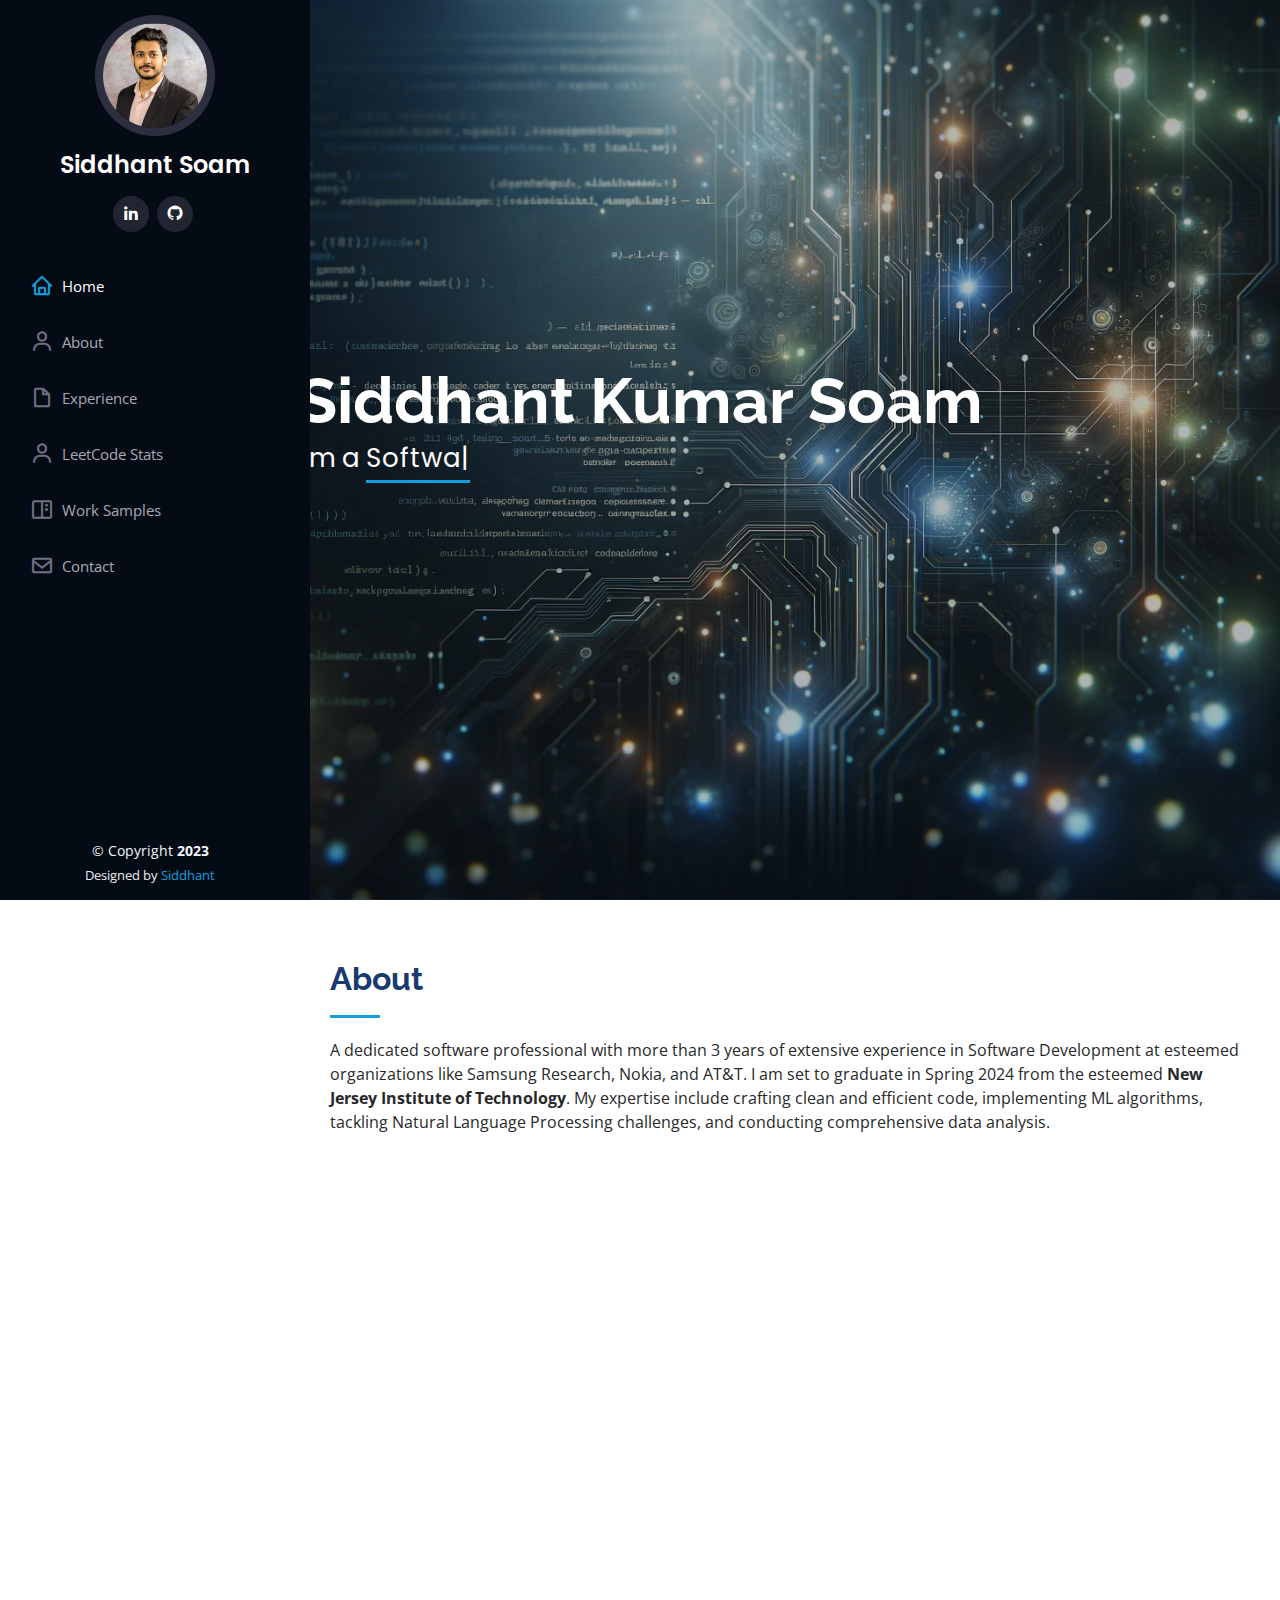
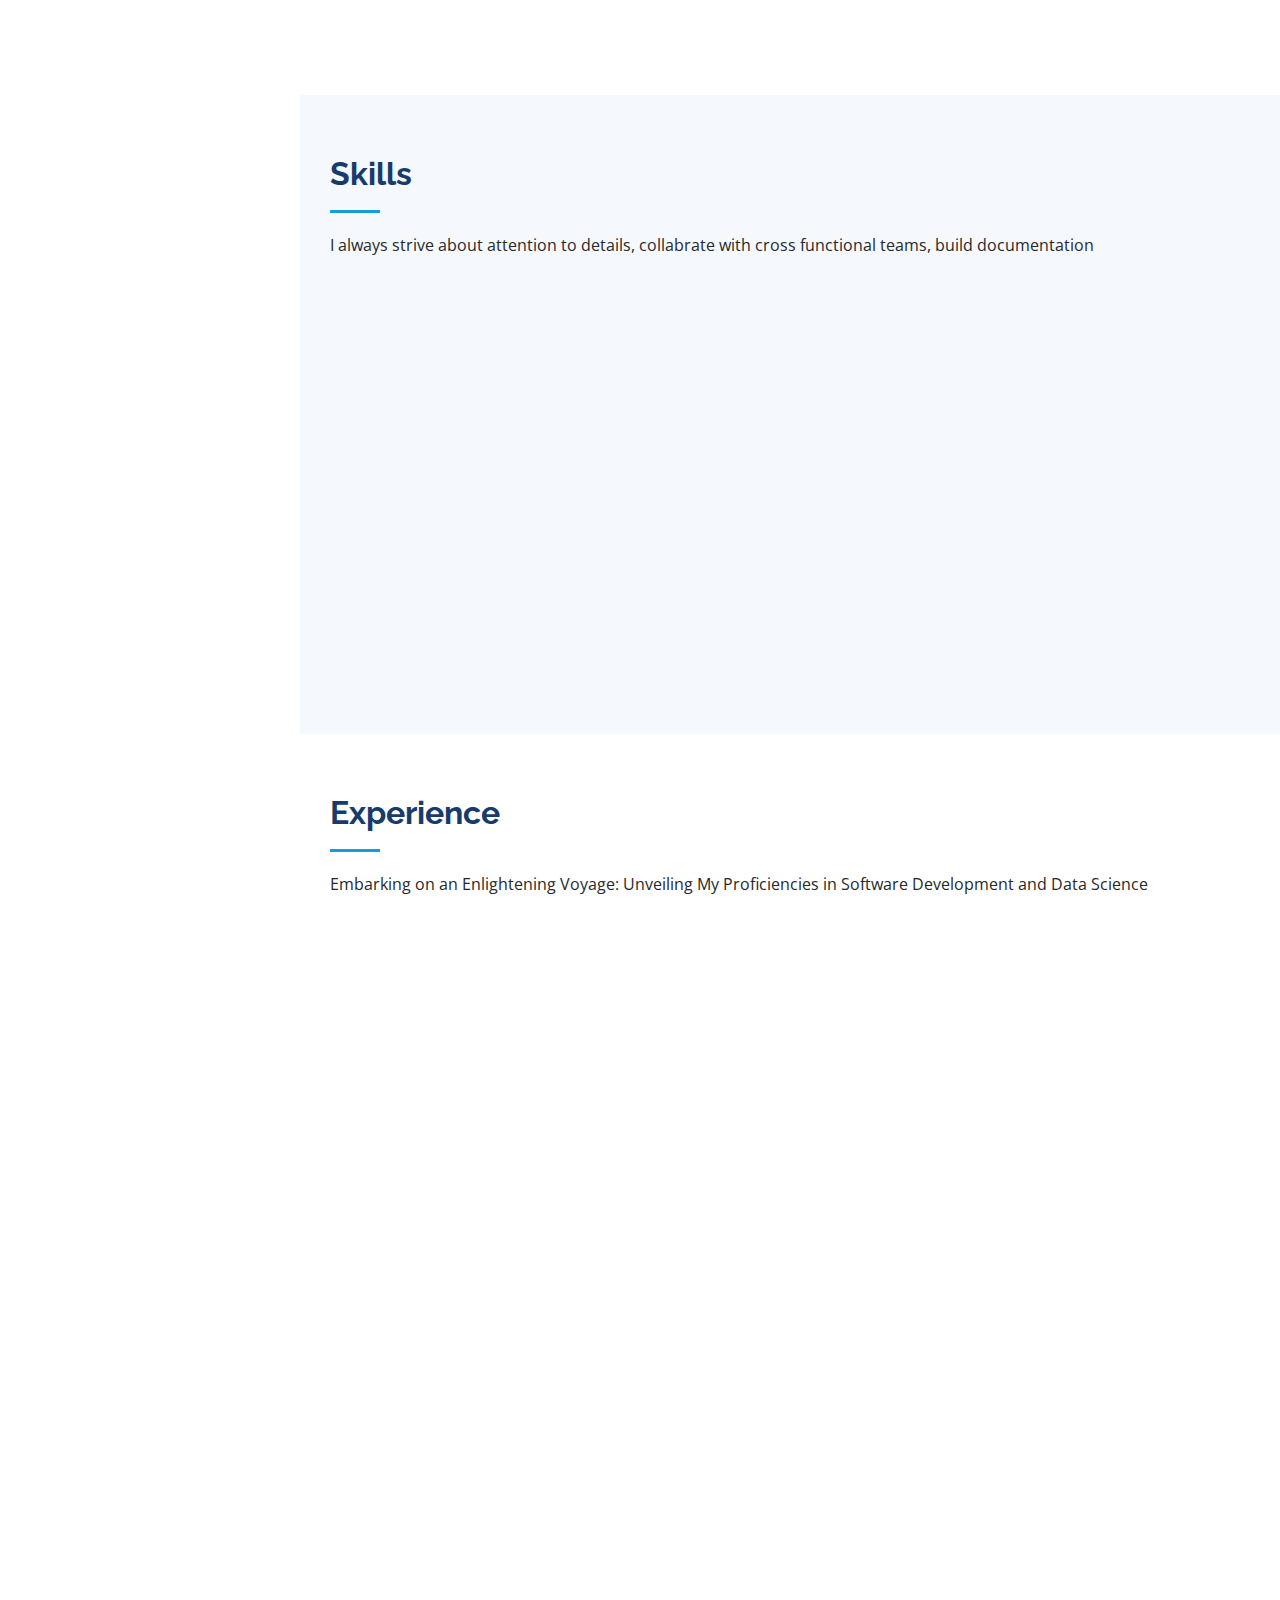
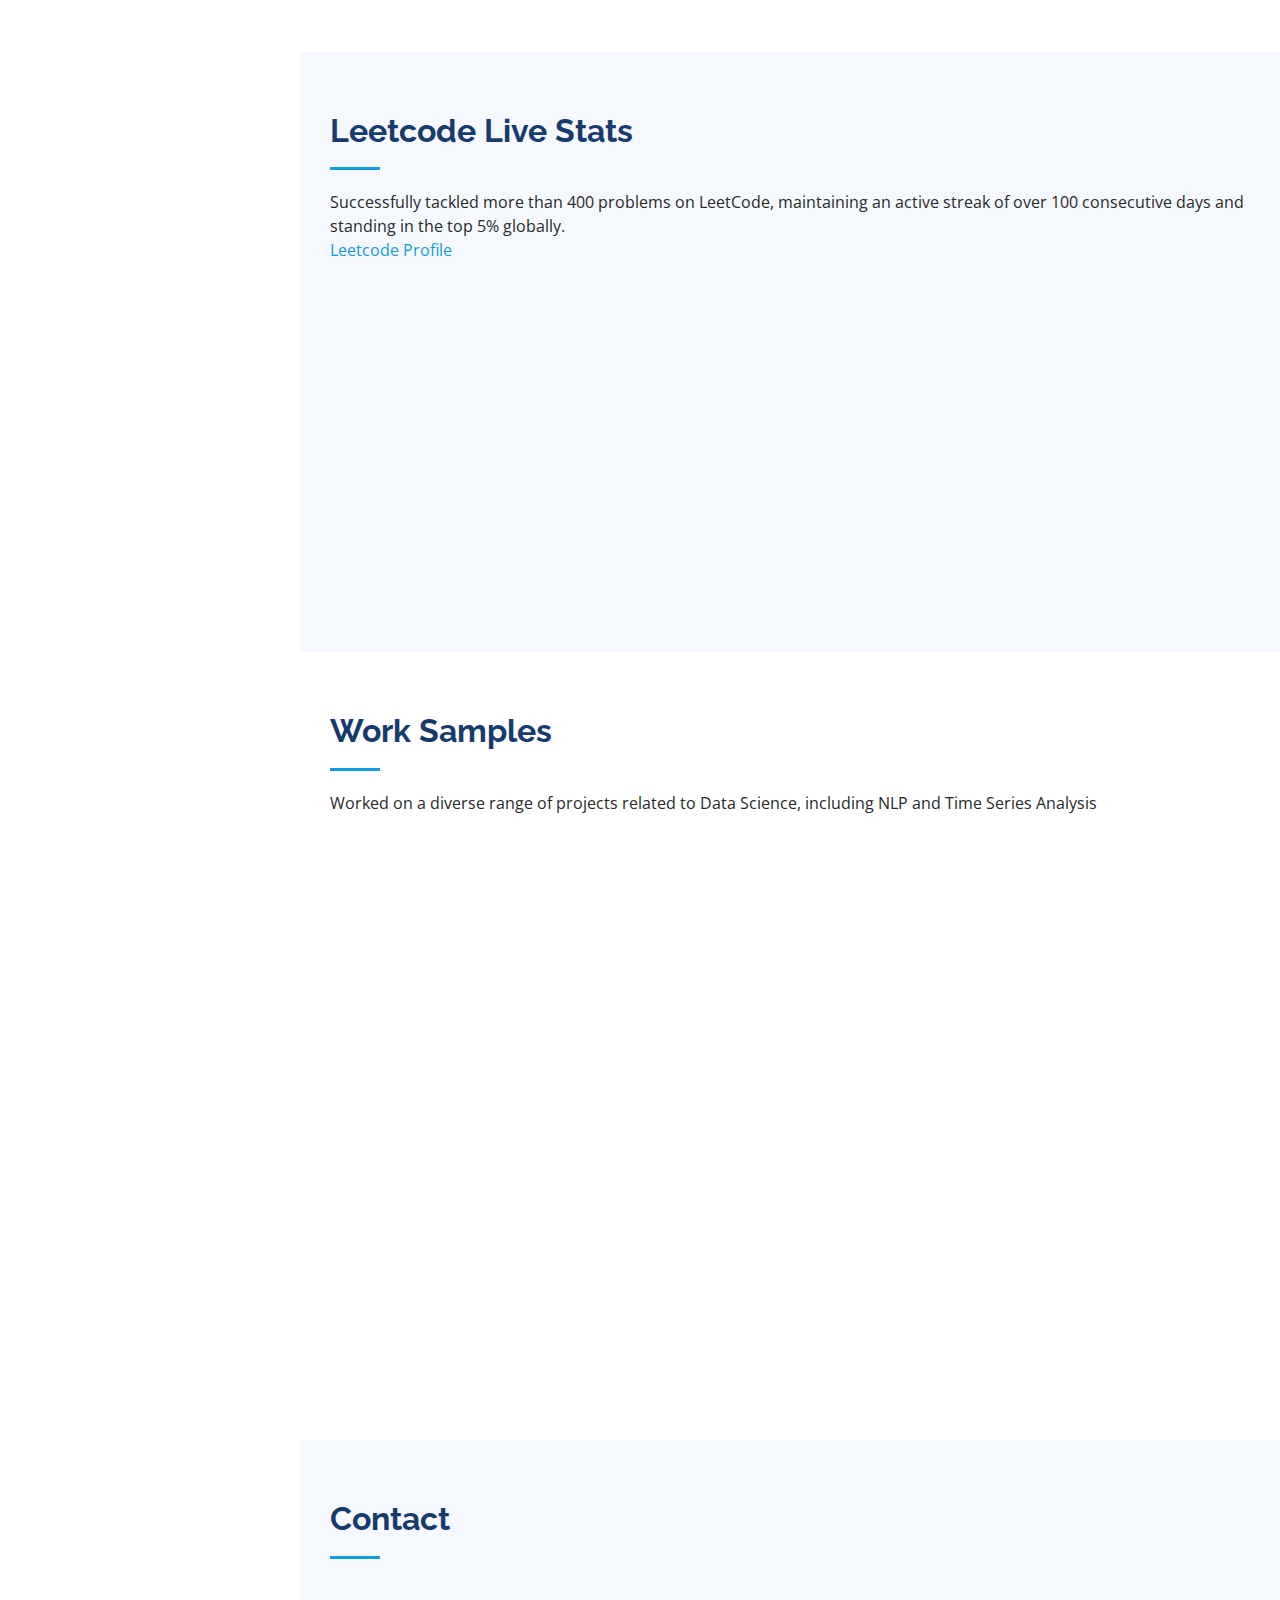
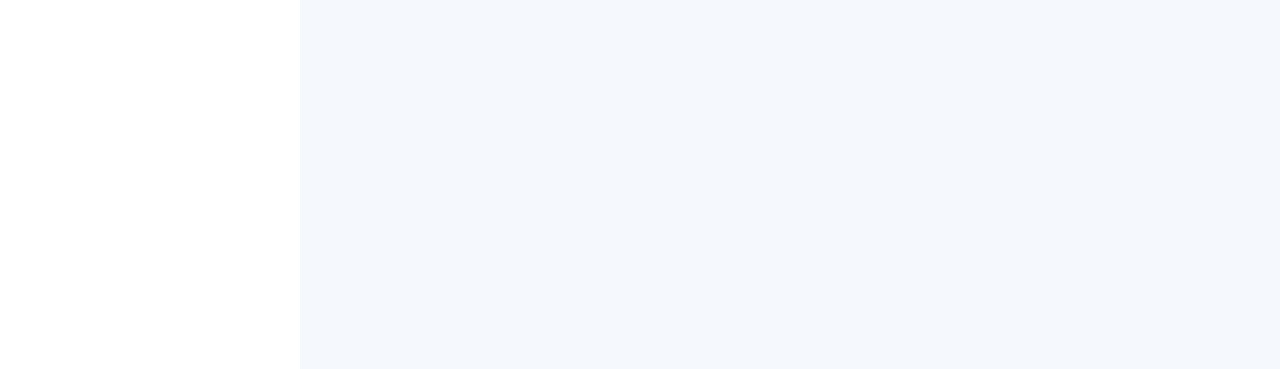
<file: index.html>
<!DOCTYPE html>
<html lang="en">

<head>

<!-- Google tag (gtag.js) -->
<script async src="https://www.googletagmanager.com/gtag/js?id=G-GV7R28M77S"></script>
<script>
  window.dataLayer = window.dataLayer || [];
  function gtag(){dataLayer.push(arguments);}
  gtag('js', new Date());

  gtag('config', 'G-GV7R28M77S');
</script>

<!-- clearbit -->


  <meta charset="utf-8">
  <meta content="width=device-width, initial-scale=1.0" name="viewport">
  <meta name="image" property="og:image" content="[Image URL here]">
  <meta property="og:image" content="https://github.com/SiddhantSoam/portfolio_thumbnail/blob/main/Portfolio_DP.png">
  <title>Siddhant Soam - Portfolio</title>
  <meta content="" name="description">
  <meta content="" name="keywords">

  <!-- Favicons -->
  <link href="assets/img/portfolio.png" rel="icon">
  <link href="assets/img/apple-touch-icon.png" rel="apple-touch-icon">

  <!-- Google Fonts -->
  <link href="https://fonts.googleapis.com/css?family=Open+Sans:300,300i,400,400i,600,600i,700,700i|Raleway:300,300i,400,400i,500,500i,600,600i,700,700i|Poppins:300,300i,400,400i,500,500i,600,600i,700,700i" rel="stylesheet">

  <!-- Vendor CSS Files -->
  <link href="assets/vendor/aos/aos.css" rel="stylesheet">
  <link href="assets/vendor/bootstrap/css/bootstrap.min.css" rel="stylesheet">
  <link href="assets/vendor/bootstrap-icons/bootstrap-icons.css" rel="stylesheet">
  <link href="assets/vendor/boxicons/css/boxicons.min.css" rel="stylesheet">
  <link href="assets/vendor/glightbox/css/glightbox.min.css" rel="stylesheet">
  <link href="assets/vendor/swiper/swiper-bundle.min.css" rel="stylesheet">

  <!-- Template Main CSS File -->
  <link href="assets/css/style.css" rel="stylesheet">
</head>

<body>

  <!-- ======= Mobile nav toggle button ======= -->
  <i class="bi bi-list mobile-nav-toggle d-xl-none"></i>

  <!-- ======= Header ======= -->
  <header id="header">
    <div class="d-flex flex-column">

      <div class="profile">
        <img src="assets/img/Portfolio_DP.png" alt="" class="img-fluid rounded-circle">
        <h1 class="text-light"><a href="index.html">Siddhant Soam</a></h1>
        <div class="social-links mt-3 text-center">
          <a href="https://www.linkedin.com/in/siddhant-soam/" class="linkedin"><i class="bx bxl-linkedin"></i></a>
          <a href="https://github.com/SiddhantSoam" class="github"><i class="bx bxl-github"></i></a>

        </div>
      </div>

      <nav id="navbar" class="nav-menu navbar">
        <ul>
          <li><a href="#hero" class="nav-link scrollto active"><i class="bx bx-home"></i> <span>Home</span></a></li>
          <li><a href="#about" class="nav-link scrollto"><i class="bx bx-user"></i> <span>About</span></a></li>
          <li><a href="#resume" class="nav-link scrollto"><i class="bx bx-file-blank"></i> <span>Experience</span></a></li>
          <li><a href="#leetcode" class="nav-link scrollto"><i class="bx bx-user"></i> <span>LeetCode Stats</span></a></li>
          <li><a href="#portfolio" class="nav-link scrollto"><i class="bx bx-book-content"></i> <span>Work Samples</span></a></li>
          <li><a href="#contact" class="nav-link scrollto"><i class="bx bx-envelope"></i> <span>Contact</span></a></li>
        </ul>
      </nav><!-- .nav-menu -->
    </div>
  </header><!-- End Header -->

  <!-- ======= Hero Section ======= -->
  <section id="hero" class="d-flex flex-column justify-content-center align-items-center">
    <div class="hero-container" data-aos="fade-in">
      <h1>Siddhant Kumar Soam</h1>
      <p>I'm a <span class="typed" data-typed-items="Software Developer, Machine Learning Engineer, Data Scientist, Data Analyst"></span></p>
    </div>
  </section><!-- End Hero -->

  <main id="main">

    <!-- ======= About Section ======= -->
    <section id="about" class="about">
      <div class="container">

        <div class="section-title">
          <h2>About</h2>
          <p>A dedicated software professional with more than 3 years of extensive experience in Software Development at esteemed organizations like Samsung Research, Nokia, and AT&T. I am set to graduate in Spring 2024 from the esteemed <b>New Jersey Institute of Technology</b>. My expertise include crafting clean and efficient code, implementing ML algorithms, tackling Natural Language Processing challenges, and conducting comprehensive data analysis.</p>
        </div>

        <div class="row">
          <div class="col-lg-3" data-aos="fade-right">
            <img src="assets/img/Portfolio_DP.png" class="img-fluid" alt="">
          </div>
          <div class="col-lg-8 pt-4 pt-lg-0 content" data-aos="fade-left">
            <h3>Software Developer | Data Scientist | Data Analyst</h3>
            <p class="fst-italic">
              I believe in the intersection of Software Development, Data Science and Data Engineering
            </p>
            <div class="row">
              <div class="col-lg-7">
                <ul>
                  <li><i class="bi bi-chevron-right"></i> <strong>Experience:</strong> <span>3+ years</span></li>
                  <li><i class="bi bi-chevron-right"></i> <strong>Location:</strong> <span>Harrison, New Jersey</span></li>
                </ul>
              </div>
              <div class="col-lg-6">
                <ul>
                  <li><i class="bi bi-chevron-right"></i> <strong>Degree:</strong> <span>Masters in Computer Science</span></li>
                  <li><i class="bi bi-chevron-right"></i> <strong>Email:</strong> <span>siddhantsoam9@gmail.com</span></li>
                </ul>
              </div>
            </div>
            <p>
              I am thrilled to take on new challenges and contribute my expertise to an organization that aligns with the values of excellence, innovation, and customer-centricity.
              <p class="fst-italic">
              "Let's unlock the true potential of your data together and make data-driven decisions that propel us to new heights!"
            </p>
          </div>
        </div>

      </div>
    </section><!-- End About Section -->

    <!-- ======= Skills Section ======= -->
    <section id="skills" class="skills section-bg">
      <div class="container">

        <div class="section-title">
          <h2>Skills</h2>
          <p>I always strive about attention to details, collabrate with cross functional teams, build documentation</p>
        </div>

        <!-- <div class="row skills-content">  -->

          <div class="col-lg-12" data-aos="fade-up">


            <!-- Programming Skills Section -->
            <div class="skill-section">
              <h3>Programming</h3>
              <div class="skill-box">
                <span class="skill"><strong>C++</strong></span>
              </div>
              <div class="skill-box">
                <span class="skill"><strong>Python</strong></span>
              </div>
              <div class="skill-box">
                <span class="skill"><strong>SQL</strong></span>
              </div>
              <div class="skill-box">
                <span class="skill"><strong>Scala</strong></span>
              </div>
              <div class="skill-box">
                <span class="skill"><strong>C</strong></span>
              </div>
              <div class="skill-box">
                <span class="skill"><strong>Competitive Coding</strong></span>
              </div>
              <div class="skill-box">
                <span class="skill"><strong>Data Structures & Algorithms</strong></span>
              </div>
            </div>

            <!-- ML & AI Skills Section -->
            <div class="skill-section">
              <h3>ML & AI</h3>
              <div class="skill-box">
                <span class="skill"><strong>Supervised</strong></span>
              </div>
              <div class="skill-box">
                <span class="skill"><strong>Unsupervised</strong></span>
              </div>
              <div class="skill-box">
                <span class="skill"><strong>NLP</strong></span>
              </div>
              <div class="skill-box">
                <span class="skill"><strong>Deep Learning</strong></span>
              </div>
              <div class="skill-box">
                <span class="skill"><strong>Time Series Analysis</strong></span>
              </div>
              <div class="skill-box">
                <span class="skill"><strong>Generative</strong></span>
              </div>
              <div class="skill-box">
                <span class="skill"><strong>Predictive</strong></span>
            </div>
           <!-- </div>

            </div> -->

            <!-- <div class="col-lg-12" data-aos="fade-up"> -->

            <!-- Data Engineering Skills Section -->
            <div class="skill-section">
              <h3>Softwares and Tools</h3>
              <div class="skill-box">
                <span class="skill"><strong>AWS</strong></span>
              </div>
              <div class="skill-box">
                <span class="skill"><strong>Jupyter</strong></span>
              </div>
              <div class="skill-box">
                <span class="skill"><strong>PySpark</strong></span>
              </div>
              <div class="skill-box">
                <span class="skill"><strong>Tensorflow</strong></span>
              </div>
              <div class="skill-box">
                <span class="skill"><strong>Keras</strong></span>
              </div>
              <div class="skill-box">
                <span class="skill"><strong>Hadoop</strong></span>
              </div>
              <div class="skill-box">
                <span class="skill"><strong>Git</strong></span>
              </div>
              <div class="skill-box">
                <span class="skill"><strong>JIRA</strong></span>
              </div>
            </div>

            <!-- Cloud AWS Skills Section -->
            <div class="skill-section">
              <h3>Cloud tools (AWS)</h3>
              <div class="skill-box">
                <span class="skill"><strong>AWS Lambda</strong></span>
              </div>
              <div class="skill-box">
                <span class="skill"><strong>EC2</strong></span>
              </div>
              <div class="skill-box">
                <span class="skill"><strong>S3</strong></span>
              </div>
              <div class="skill-box">
                <span class="skill"><strong>RDS, Aurora, ElastiCache</strong></span>
              </div>
              <div class="skill-box">
                <span class="skill"><strong>VPC</strong></span>
              </div>
              <div class="skill-box">
                <span class="skill"><strong>CloudFront</strong></span>
              </div>
            </div>

          </div>  
       </div>
    </section><!-- End Skills Section -->


    <!-- ======= Resume Section ======= -->
    <section id="resume" class="resume">
      <div class="container">

        <div class="section-title">
          <h2>Experience</h2>
          <p>Embarking on an Enlightening Voyage: Unveiling My Proficiencies in Software Development and Data Science</p>
        </div>

        <div class="row">
          <div class="col-lg-12" data-aos="fade-up">
            <!-- <h3 class="resume-title">Summary</h3> -->
            <!-- <div class="resume-item pb-0">
              <h4>Siddhant Soam</h4>
              <p><em>Experienced Software professional with a recent graduation from New Jersey Institue of Technology, excelling at programmng, data analysis and ML algorithms. Proven track record in writing optimized software code and implementing ML algorithms. 
              </em></p>
              <ul>
                <li>Harrion, New Jersey</li>
                <li>siddhantsoam9@gmail.com</li>
              </ul>
            </div> -->

            <h3 class="resume-title">Education</h3>
            <div class="resume-item">
              <h4>Master of Science, Computer Science</h4>
              <h5>GPA: 3.95 , Aug 2022 - May 2024</h5>
              <p><em><b>New Jersey Institute of Technology</b>, NJ, USA</em></p>
              <p> Machine Learning
                , Deep Learning
                , Natural Language Processing
                , Data Structures and Alorithms
                , Operating Systems
                , Data Mining
                , Intoduction to Big Data
                , Database Design Concepts
              </p>
            </div>
            <div class="resume-item">
              <h4>Bachelor of Technology, Computer Science</h4>
              <h5>GPA: 3.6 , 2015 - 2019</h5>
              <p><em><b>Harcourt Butler Technical University</b>, Kanpur, India</em></p>
              <p>
                Data Structures and Algorithms, Database Management Systems, Operating Systems, Object Oriented Systems,
                Computer Oriented Numerical and Statistical Techniques, Computer Netwroks, Compiler Design, Distributed Systems, Artificial Intelligence 
              </p>
            </div>
          <!-- </div> -->
          <!-- <div class="col-lg-6" data-aos="fade-up" data-aos-delay="100"> -->
            <h3 class="resume-title">Professional Experience</h3>
            <div class="resume-item">
              <h4>Capstone Project: Personalized Healthcare Recommendation System</h4>
              <h5>February 2024 - May 2024</h5>
              <p><em><b>NeuroTechR3</b>, NJ, USA </em></p>
              <ul>
                <li>Leading the development of a machine learning based system to personalize healthcare recommendations, integrating AWS, SageMaker, and Large Language Models (LLMs) for advanced data analysis.</li>
              </ul>
            </div>
            <div class="resume-item">
              <h4>ML Algorithm Engineer Intern (Computer Vision)</h4>
              <h5>February 2024 - Present</h5>
              <p><em><b>UVeye</b>, NJ, USA </em></p>
              <ul>
                <li>Spearheading dataset creation for a Computer Vision task on vehicle damage segmentation using Segment Anything Model.</li>
                <li>Training a deep neural network to accurately segment surface damage on vehicles, aim to enhance the accuracy by 20%</li>
                <li>Formulated evaluation metrics for Grounding DINO and SAM by analyzing IoU scores, utilizing COCO annotations</li>
              </ul>
            </div>
            <div class="resume-item">
              <h4>Graduate Tutor and Teaching Assistant (Part time)</h4>
              <h5>September 2023 - Present</h5>
              <p><em><b>New Jersey Institute of Technology</b>, NJ, USA </em></p>
              <ul>
                <li>Undertook responsibility as a Teaching Assistant for Data Mining and Big Data course providing valuable academic support to students. I assisted in mentoring approximately 120 students, ensuring their comprehension and success in mastering complex concepts in these courses.</li>
                <li>Concurrently, I served as a Graduate Tutor, extending academic aid across various subjects undertaken during my Master's program. My commitment to assisting fellow students in achieving their academic aspirations was reflected in providing comprehensive guidance and support throughout their academic journey.</li>
              </ul>
            </div>
            <div class="resume-item">
              <h4>Python Developer Intern</h4>
              <h5>June 2023 - September 2023</h5>
              <p><em><b>AT&T</b>, NJ, USA</em></p>
              <ul>
                <li>Crafted a Python framework to validate use cases through correlation within a communication network, significantly accelerating the analysis process from hours to mere minutes and enhancing visualizations by using Bokeh and Networkx.</li>
                <li>Designed and implemented a data cleansing and topic modeling pipeline utilizing NLP methods for customer care call logs, resulting in streamlined insights extraction, and more efficient decision-making processes.
                </li>
              </ul>
            </div>
            <div class="resume-item">
              <h4>Software Developer</h4>
              <h5>June 2021 - July 2022</h5>
              <p><em><b>Nokia Research</b>, Bengaluru, India</em></p>
              <ul>
                <li>Developed a smart framework in C++ to run test cases by reusing existing configurations, code reusability improved by 60%.</li>
                <li>Optimized the codebase to reduce core overloading, improving overall performance and reducing crash issues.</li>
                <li>Implemented significant enhancements in the 5G Guaranteed Bit Rate (GBR) services feature, leading to improved video call quality and decreased latency for live gaming.</li>
              </ul>
            </div>
            <div class="resume-item">
              <h4>Senior Software Engineer</h4>
              <h5>June 2019 - June 2021</h5>
              <p><em><b>Samsung Research and Development</b>, Bengaluru, India</em></p>
              <ul>
                <li>Independently led an Automation initiative to execute test suites with a Python framework, yielding an 8% enhancement in code coverage and nearly eliminating manual efforts.</li>
                <li>Collaboratively participated in a migration project, transforming the legacy C language code into a modular C++ codebase.</li>
                <li>Significantly contributed to the development of advanced 4G features targeting enhanced mobile device throughput.</li>
                <li>Achieved the prestigious 'Pro Coder' Badge at Samsung by successfully completing a coding assessment in the C++ language, demonstrating expertise in Tries and Hashmaps, as well as proficiency in designing APIs.</li>
              </ul>
            </div>

          </div>
        </div>

      </div>
    </section><!-- End Resume Section -->
    
    <!-- ======= Leetcode Section ======= -->
    <section id="leetcode" class="leetcode section-bg">
      <div class="container">
        <div class="section-title">
          <h2>Leetcode Live Stats</h2>
          <p> Successfully tackled more than 400 problems on LeetCode, maintaining an active streak of over 100 consecutive days and standing in the top 5% globally.</p>
          <a href="https://leetcode.com/siddhantsoam/">Leetcode Profile</a>
        </div>
        <style>
          .iframe-container {
              display: flex;
              justify-content: space-between;
          }
          .iframe-container iframe {
              width: 50%; /* Adjust the width as needed */
              height: 300px; /* Set the height for the iframes */
          }
        </style>
        <div class="iframe-container" id="output">
          <iframe id="iframe1" src="https://leetcard.jacoblin.cool/SiddhantSoam?ext=contest" width="300px" height="300" frameborder="1" style="display: none;"></iframe>
          <iframe id="iframe2" src="https://leetcard.jacoblin.cool/SiddhantSoam?ext=heatmap" width="150%" height="300" frameborder="1" style="display: none;"></iframe>
      </div>
        <script>
          var iframe1 = document.getElementById('iframe1');
          var iframe2 = document.getElementById('iframe2');
  
          // Check if the iframes successfully load
          iframe1.onload = function() {
              document.getElementById('output').style.display = 'flex';
              iframe1.style.display = 'block';
          };
  
          iframe2.onload = function() {
              document.getElementById('output').style.display = 'flex';
              iframe2.style.display = 'block';
          };
  
          // If there's an error loading the iframes
          iframe1.onerror = function() {
              iframe1.style.display = 'none';
          };
  
          iframe2.onerror = function() {
              iframe2.style.display = 'none';
          };
      </script>
      </div>
    </section>

    <!-- ======= Portfolio Section ======= -->
    <section id="portfolio" class="portfolio" >
      <div class="container">

        <div class="section-title">
          <h2>Work Samples</h2>
          <p>Worked on a diverse range of projects related to Data Science, including NLP and Time Series Analysis</p>
        </div>

        <div class="row" data-aos="fade-up">
          <div class="col-lg-12 d-flex justify-content-center">
            <ul id="portfolio-flters">
              <li data-filter="*" class="filter-active">All</li>
              <li data-filter=".filter-nl">NLP</li>
              <li data-filter=".filter-ml">Machine Learning</li>
              <li data-filter=".filter-dl">Deep Learning</li>
              <li data-filter=".filter-os">Operating Systems</li>
            </ul>
          </div>
        </div>

        <div class="row portfolio-container" data-aos="fade-up" data-aos-delay="100">

          <div class="col-lg-4 col-md-6 portfolio-item filter-nl">
            <div class="portfolio-wrap">
              <h4>Text Summarization</h4>
              <img src="assets/img/text_summarizer_images/project_pic.png" class="img-fluid" alt="">
              <div class="portfolio-links">
                <a href="textsummarizer.html" title="More Details"><i class="bx bx-link"></i></a>
              </div>
            </div>
          </div>

          <div class="col-lg-4 col-md-6 portfolio-item filter-dl">
            <div class="portfolio-wrap">
              <h4> Optiver Stock Price Prediction </h4>
              <img src="assets/img/Optiver_images/project_pic.png" class="img-fluid" alt="">
              <div class="portfolio-links">
                <a href="optiver.html" title="More Details"><i class="bx bx-link"></i></a>
              </div>
            </div>
          </div>


          <div class="col-lg-4 col-md-6 portfolio-item filter-nl">
            <div class="portfolio-wrap">
              <h4>Sentiment Analysis of IMDB reviews</h4>
              <img src="assets/img/IMDB_images/project_pic.png" class="img-fluid" alt="">
              <div class="portfolio-links">
                <a href="imdb_sentiment.html" title="More Details"><i class="bx bx-link"></i></a>
              </div>
            </div>
          </div>


          <div class="col-lg-4 col-md-6 portfolio-item filter-os">
            <div class="portfolio-wrap">
              <h4>Process Scheduler Simulator</h4>
              <img src="assets/img/os_images/project_pic.png" class="img-fluid" alt="">
              <div class="portfolio-links">
                <a href="process_scheduler.html" title="More Details"><i class="bx bx-link"></i></a>
              </div>
            </div>
          </div>

          <div class="col-lg-4 col-md-6 portfolio-item filter-ml">
            <div class="portfolio-wrap">
              <h4>Digit Recognizer</h4>
              <img src="assets/img/digit_recognizer_iamges/project_pic.png" class="img-fluid" alt="">
              <div class="portfolio-links">
                <a href="digitrecog.html" title="More Details"><i class="bx bx-link"></i></a>
              </div>
            </div>
          </div>

          <!-- <div class="col-lg-4 col-md-6 portfolio-item filter-rpa">
            <div class="portfolio-wrap">
              <h4>Sun Rise & Sunset RPA</h4>
              <img src="assets/img/portfolio/sunrise.jpg" class="img-fluid" alt="">
              <div class="portfolio-links">
                <a href="sunrise.html" title="More Details"><i class="bx bx-link"></i></a>
              </div>
            </div>
          </div> -->

          <!-- <div class="col-lg-4 col-md-6 portfolio-item filter-de">
            <div class="portfolio-wrap">
              <h4>Open Weather DataEng</h4>
              <img src="assets/img/portfolio/openweather.jpg" class="img-fluid" alt="">
              <div class="portfolio-links">
                <a href="OpenWeather.html" title="More Details"><i class="bx bx-link"></i></a>
              </div>
            </div>
          </div> -->


          <!--<div class="col-lg-4 col-md-6 portfolio-item filter-card">
            <div class="portfolio-wrap">
              <img src="assets/img/portfolio/portfolio-8.jpg" class="img-fluid" alt="">
              <div class="portfolio-links">
                <a href="portfolio-details.html" title="More Details"><i class="bx bx-link"></i></a>
              </div>
            </div>
          </div>

          <div class="col-lg-4 col-md-6 portfolio-item filter-web">
            <div class="portfolio-wrap">
              <img src="assets/img/portfolio/portfolio-9.jpg" class="img-fluid" alt="">
              <div class="portfolio-links">
                <a href="portfolio-details.html" title="More Details"><i class="bx bx-link"></i></a>
              </div>
            </div>
          </div> -->

        </div>

      </div>
    </section><!-- End Portfolio Section -->


    <!-- ======= Contact Section ======= -->
    <section id="contact" class="contact section-bg">
      <div class="container">

        <div class="section-title">
          <h2>Contact</h2>
        </div>

        <div class="row" data-aos="fade-in">

          <div class="col-lg-5 d-flex align-items-stretch">
            <div class="info">
              <div class="address">
                <i class="bi bi-geo-alt"></i>
                <h4>Location:</h4>
                <p>Harrison, NJ</p>
              </div>

              <div class="email">
                <i class="bi bi-envelope"></i>
                <h4>Email:</h4>
                <p>siddhantsoam9@gmail.com</p>
              </div>
          </div>

        </div>

      </div>
    </section><!-- End Contact Section -->

  </main><!-- End #main -->

  <!-- ======= Footer ======= -->
  <footer id="footer">
    <div class="container">
      <div class="copyright">
        &copy; Copyright <strong><span>2023</span></strong>
      </div>
      <div class="credits">
        <!-- All the links in the footer should remain intact. -->
        <!-- You can delete the links only if you purchased the pro version. -->
        <!-- Licensing information: https://bootstrapmade.com/license/ -->
        <!-- Purchase the pro version with working PHP/AJAX contact form: https://bootstrapmade.com/iportfolio-bootstrap-portfolio-websites-template/ -->
        Designed by <a href="https://github.com/SiddhantSoam">Siddhant</a>
      </div>
    </div>
  </footer><!-- End  Footer -->

  <a href="#" class="back-to-top d-flex align-items-center justify-content-center"><i class="bi bi-arrow-up-short"></i></a>

  <!-- Vendor JS Files -->
  <script src="assets/vendor/purecounter/purecounter_vanilla.js"></script>
  <script src="assets/vendor/aos/aos.js"></script>
  <script src="assets/vendor/bootstrap/js/bootstrap.bundle.min.js"></script>
  <script src="assets/vendor/glightbox/js/glightbox.min.js"></script>
  <script src="assets/vendor/isotope-layout/isotope.pkgd.min.js"></script>
  <script src="assets/vendor/swiper/swiper-bundle.min.js"></script>
  <script src="assets/vendor/typed.js/typed.umd.js"></script>
  <script src="assets/vendor/waypoints/noframework.waypoints.js"></script>
  <script src="assets/vendor/php-email-form/validate.js"></script>
  <script src="https://code.jquery.com/jquery-3.5.1.slim.min.js"></script>
  <script src="https://cdn.jsdelivr.net/npm/@popperjs/core@2.11.6/dist/umd/popper.min.js"></script>
  <script src="https://stackpath.bootstrapcdn.com/bootstrap/4.5.2/js/bootstrap.min.js"></script>
  <!-- Template Main JS File -->
  <script src="assets/js/main.js"></script>

</body>

</html>
</file>
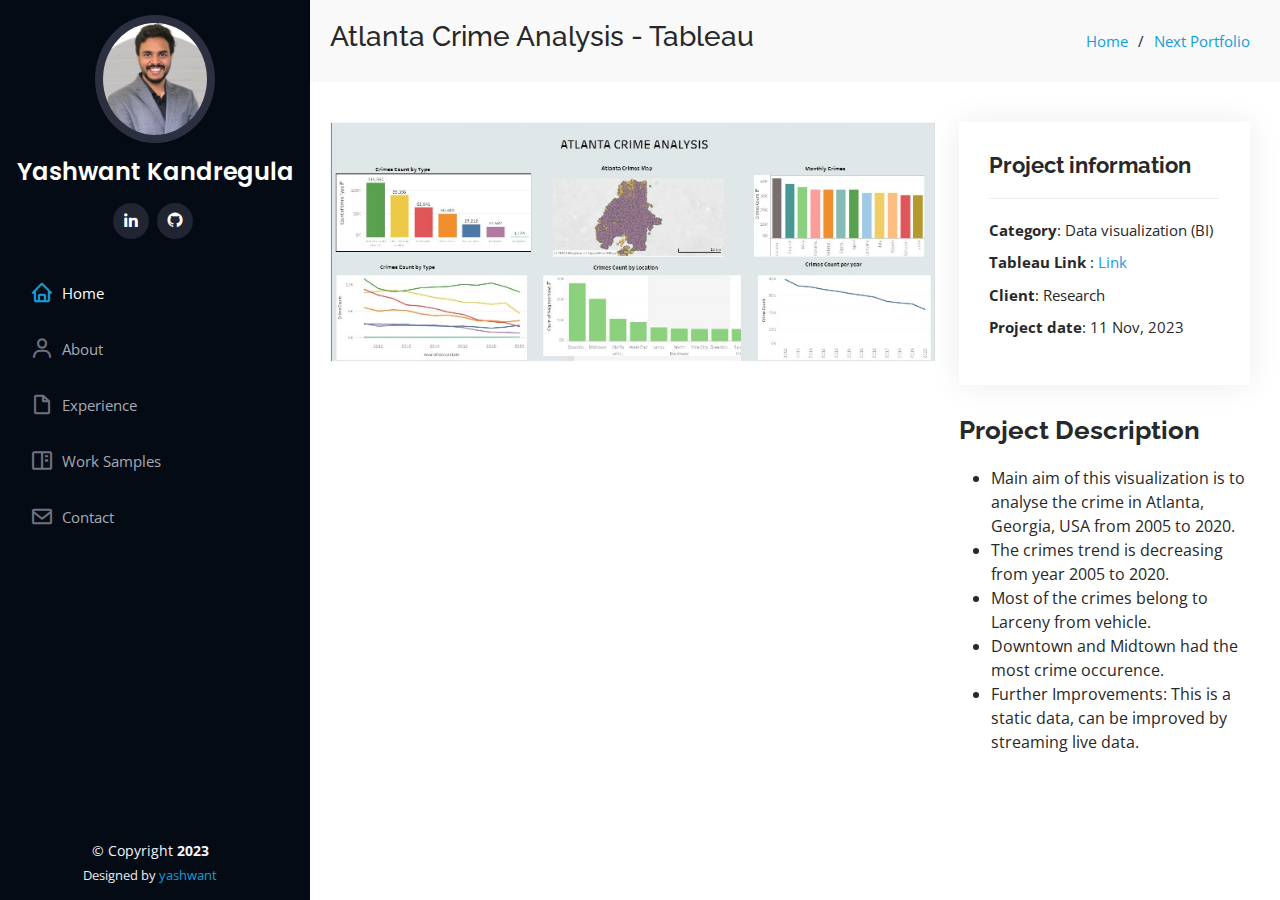
<file: Atltab.html>
<!DOCTYPE html>
<html lang="en">

<head>



  <meta charset="utf-8">
  <meta content="width=device-width, initial-scale=1.0" name="viewport">

  <title>Atlanta Crime Analysis - Tableau</title>
  <meta content="" name="description">
  <meta content="" name="keywords">

  <!-- Favicons -->
  <link href="assets/img/favicon.png" rel="icon">
  <link href="assets/img/apple-touch-icon.png" rel="apple-touch-icon">

  <!-- Google Fonts -->
  <link href="https://fonts.googleapis.com/css?family=Open+Sans:300,300i,400,400i,600,600i,700,700i|Raleway:300,300i,400,400i,500,500i,600,600i,700,700i|Poppins:300,300i,400,400i,500,500i,600,600i,700,700i" rel="stylesheet">

  <!-- Vendor CSS Files -->
  <link href="assets/vendor/aos/aos.css" rel="stylesheet">
  <link href="assets/vendor/bootstrap/css/bootstrap.min.css" rel="stylesheet">
  <link href="assets/vendor/bootstrap-icons/bootstrap-icons.css" rel="stylesheet">
  <link href="assets/vendor/boxicons/css/boxicons.min.css" rel="stylesheet">
  <link href="assets/vendor/glightbox/css/glightbox.min.css" rel="stylesheet">
  <link href="assets/vendor/swiper/swiper-bundle.min.css" rel="stylesheet">

  <!-- Template Main CSS File -->
  <link href="assets/css/style.css" rel="stylesheet">

<!-- Google tag (gtag.js) -->
<script async src="https://www.googletagmanager.com/gtag/js?id=G-3W9GBZ83CG"></script>
<script>
  window.dataLayer = window.dataLayer || [];
  function gtag(){dataLayer.push(arguments);}
  gtag('js', new Date());

  gtag('config', 'G-3W9GBZ83CG');
</script>



</head>



<body>

  <!-- ======= Mobile nav toggle button ======= -->
  <i class="bi bi-list mobile-nav-toggle d-xl-none"></i>

  <!-- ======= Header ======= -->
  <header id="header">
    <div class="d-flex flex-column">

      <div class="profile">
        <img src="assets/img/profile-img.PNG" alt="" class="img-fluid rounded-circle">
        <h1 class="text-light"><a href="index.html">Yashwant Kandregula</a></h1>
        <div class="social-links mt-3 text-center">
          <a href="https://www.linkedin.com/in/yashwantsk/" class="linkedin"><i class="bx bxl-linkedin"></i></a>
          <a href="https://github.com/yashwant43" class="github"><i class="bx bxl-github"></i></a>

        </div>
      </div>

      <nav id="navbar" class="nav-menu navbar">
        <ul>
          <li><a href="index.html#hero" class="nav-link scrollto active"><i class="bx bx-home"></i> <span>Home</span></a></li>
          <li><a href="index.html#about" class="nav-link scrollto"><i class="bx bx-user"></i> <span>About</span></a></li>
          <li><a href="index.html#resume" class="nav-link scrollto"><i class="bx bx-file-blank"></i> <span>Experience</span></a></li>
          <li><a href="index.html#portfolio" class="nav-link scrollto"><i class="bx bx-book-content"></i> <span>Work Samples</span></a></li>
          <li><a href="index.html#contact" class="nav-link scrollto"><i class="bx bx-envelope"></i> <span>Contact</span></a></li>
        </ul>
      </nav><!-- .nav-menu -->
    </div>
  </header><!-- End Header -->

  <main id="main">

    <!-- ======= Breadcrumbs ======= -->
    <section id="breadcrumbs" class="breadcrumbs">
      <div class="container">

        <div class="d-flex justify-content-between align-items-center">
          <h3>Atlanta Crime Analysis - Tableau</h3>
          <ol>
            <li><a href="index.html">Home</a></li>
            <li><a href="OpenWeather.html">Next Portfolio</a></li>
          </ol>
        </div>

      </div>
    </section><!-- End Breadcrumbs -->

    <!-- ======= Portfolio Details Section ======= -->
    <section id="portfolio-details" class="portfolio-details">
      <div class="container">

        <div class="row gy-4">

          <div class="col-lg-8">
            <div class="portfolio-details-slider swiper">
              <div class="swiper-wrapper align-items-center">

                <div class="swiper-slide">
                  <img src="assets/img/portfolio/atltab.jpg" alt="">
                </div>
              </div>
              <div class="swiper-pagination"></div>
            </div>
          </div>

          <div class="col-lg-4">
            <div class="portfolio-info">
              <h3>Project information</h3>
              <ul>
                <li><strong>Category</strong>: Data visualization (BI)</li>
                <li><strong>Tableau Link </strong>: <a href="https://public.tableau.com/app/profile/yashwant.kandregula/viz/ATLCrimeAnalytics/Dashboard1#2">Link</a></li>
                <li><strong>Client</strong>: Research</li>
                <li><strong>Project date</strong>: 11 Nov, 2023</li>
              </ul>
            </div>
            <div class="portfolio-description">
              <h2>Project Description</h2>
              <ul>
               <li> Main aim of this visualization is to analyse the crime in Atlanta, Georgia, USA from 2005 to 2020.</li>
               <li> The crimes trend is decreasing from year 2005 to 2020. </li>
               <li> Most of the crimes belong to Larceny from vehicle. </li>
               <li> Downtown and Midtown had the most crime occurence.</li>
               <li> Further Improvements: This is a static data, can be improved by streaming live data.</li>
              
            </div>
          </div>
          </div>

        </div>

      </div>
    </section><!-- End Portfolio Details Section -->

  </main><!-- End #main -->

  <!-- ======= Footer ======= -->
  <footer id="footer">
    <div class="container">
      <div class="copyright">
        &copy; Copyright <strong><span>2023</span></strong>
      </div>
      <div class="credits">
        <!-- All the links in the footer should remain intact. -->
        <!-- You can delete the links only if you purchased the pro version. -->
        <!-- Licensing information: https://bootstrapmade.com/license/ -->
        <!-- Purchase the pro version with working PHP/AJAX contact form: https://bootstrapmade.com/iportfolio-bootstrap-portfolio-websites-template/ -->
        Designed by <a href="https://github.com/yashwant43">yashwant</a>
      </div>
    </div>
  </footer><!-- End  Footer -->

  <a href="#" class="back-to-top d-flex align-items-center justify-content-center"><i class="bi bi-arrow-up-short"></i></a>

  <!-- Vendor JS Files -->
  <script src="assets/vendor/purecounter/purecounter_vanilla.js"></script>
  <script src="assets/vendor/aos/aos.js"></script>
  <script src="assets/vendor/bootstrap/js/bootstrap.bundle.min.js"></script>
  <script src="assets/vendor/glightbox/js/glightbox.min.js"></script>
  <script src="assets/vendor/isotope-layout/isotope.pkgd.min.js"></script>
  <script src="assets/vendor/swiper/swiper-bundle.min.js"></script>
  <script src="assets/vendor/typed.js/typed.umd.js"></script>
  <script src="assets/vendor/waypoints/noframework.waypoints.js"></script>
  <script src="assets/vendor/php-email-form/validate.js"></script>

  <!-- Template Main JS File -->
  <script src="assets/js/main.js"></script>

</body>

</html>
</file>
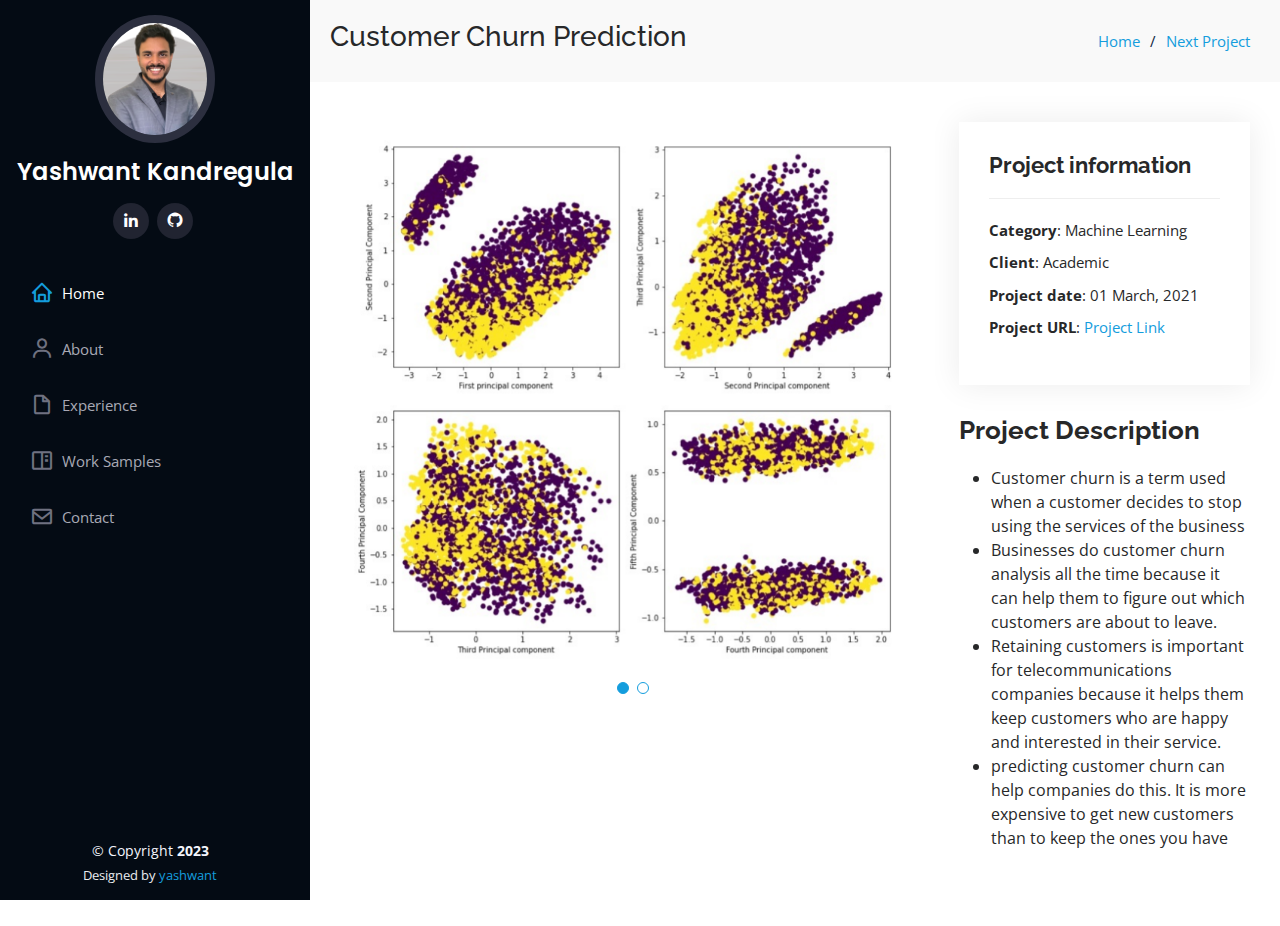
<file: churn.html>
<!DOCTYPE html>
<html lang="en">

<head>

<!-- Google tag (gtag.js) -->
<script async src="https://www.googletagmanager.com/gtag/js?id=G-3W9GBZ83CG"></script>
<script>
  window.dataLayer = window.dataLayer || [];
  function gtag(){dataLayer.push(arguments);}
  gtag('js', new Date());

  gtag('config', 'G-3W9GBZ83CG');
</script>



  <meta charset="utf-8">
  <meta content="width=device-width, initial-scale=1.0" name="viewport">

  <title>Customer Churn Prediction</title>
  <meta content="" name="description">
  <meta content="" name="keywords">

  <!-- Favicons -->
  <link href="assets/img/favicon.png" rel="icon">
  <link href="assets/img/apple-touch-icon.png" rel="apple-touch-icon">

  <!-- Google Fonts -->
  <link href="https://fonts.googleapis.com/css?family=Open+Sans:300,300i,400,400i,600,600i,700,700i|Raleway:300,300i,400,400i,500,500i,600,600i,700,700i|Poppins:300,300i,400,400i,500,500i,600,600i,700,700i" rel="stylesheet">

  <!-- Vendor CSS Files -->
  <link href="assets/vendor/aos/aos.css" rel="stylesheet">
  <link href="assets/vendor/bootstrap/css/bootstrap.min.css" rel="stylesheet">
  <link href="assets/vendor/bootstrap-icons/bootstrap-icons.css" rel="stylesheet">
  <link href="assets/vendor/boxicons/css/boxicons.min.css" rel="stylesheet">
  <link href="assets/vendor/glightbox/css/glightbox.min.css" rel="stylesheet">
  <link href="assets/vendor/swiper/swiper-bundle.min.css" rel="stylesheet">

  <!-- Template Main CSS File -->
  <link href="assets/css/style.css" rel="stylesheet">



</head>

<body>

  <!-- ======= Mobile nav toggle button ======= -->
  <i class="bi bi-list mobile-nav-toggle d-xl-none"></i>

  <!-- ======= Header ======= -->
  <header id="header">
    <div class="d-flex flex-column">

      <div class="profile">
        <img src="assets/img/profile-img.PNG" alt="" class="img-fluid rounded-circle">
        <h1 class="text-light"><a href="index.html">Yashwant Kandregula</a></h1>
        <div class="social-links mt-3 text-center">
          <a href="https://www.linkedin.com/in/yashwantsk/" class="linkedin"><i class="bx bxl-linkedin"></i></a>
          <a href="https://github.com/yashwant43" class="github"><i class="bx bxl-github"></i></a>

        </div>
      </div>

      <nav id="navbar" class="nav-menu navbar">
        <ul>
          <li><a href="index.html#hero" class="nav-link scrollto active"><i class="bx bx-home"></i> <span>Home</span></a></li>
          <li><a href="index.html#about" class="nav-link scrollto"><i class="bx bx-user"></i> <span>About</span></a></li>
          <li><a href="index.html#resume" class="nav-link scrollto"><i class="bx bx-file-blank"></i> <span>Experience</span></a></li>
          <li><a href="index.html#portfolio" class="nav-link scrollto"><i class="bx bx-book-content"></i> <span>Work Samples</span></a></li>
          <li><a href="index.html#contact" class="nav-link scrollto"><i class="bx bx-envelope"></i> <span>Contact</span></a></li>
        </ul>
      </nav><!-- .nav-menu -->
    </div>
  </header><!-- End Header -->

  <main id="main">

    <!-- ======= Breadcrumbs ======= -->
    <section id="breadcrumbs" class="breadcrumbs">
      <div class="container">

        <div class="d-flex justify-content-between align-items-center">
          <h3>Customer Churn Prediction</h3>
          <ol>
            <li><a href="index.html">Home</a></li>
            <li><a href="sunrise.html">Next Project</a></li>
          </ol>
        </div>

      </div>
    </section><!-- End Breadcrumbs -->

    <!-- ======= Portfolio Details Section ======= -->
    <section id="portfolio-details" class="portfolio-details">
      <div class="container">

        <div class="row gy-4">

          <div class="col-lg-8">
            <div class="portfolio-details-slider swiper">
              <div class="swiper-wrapper align-items-center">

                <div class="swiper-slide">
                  <img src="assets/img/portfolio/churn1.jpg" alt="">
                </div>

                <div class="swiper-slide">
                  <img src="assets/img/portfolio/churn2.jpg" alt="">
                </div>

              </div>
              <div class="swiper-pagination"></div>
            </div>
          </div>

          <div class="col-lg-4">
            <div class="portfolio-info">
              <h3>Project information</h3>
              <ul>
                <li><strong>Category</strong>: Machine Learning</li>
                <li><strong>Client</strong>: Academic</li>
                <li><strong>Project date</strong>: 01 March, 2021</li>
                <li><strong>Project URL</strong>: <a href="https://github.com/yashwant43/CoustomerChurn">Project Link</a></li>
              </ul>
            </div>
            <div class="portfolio-description">
              <h2>Project Description</h2>
              <ul>
                
               <li> Customer churn is a term used when a customer decides to stop using the services of the business </li>
               <li> Businesses do customer churn analysis all the time because it can help them to figure out which customers are about to leave. </li>
               <li> Retaining customers is important for telecommunications companies because it helps them keep customers who are happy and interested in their service.  </li>
               <li> predicting customer churn can help companies do this. It is more expensive to get new customers than to keep the ones you have </li>
              
            </div>
          </div>

        </div>

      </div>
    </section><!-- End Portfolio Details Section -->

  </main><!-- End #main -->

  <!-- ======= Footer ======= -->
  <footer id="footer">
    <div class="container">
      <div class="copyright">
        &copy; Copyright <strong><span>2023</span></strong>
      </div>
      <div class="credits">
        <!-- All the links in the footer should remain intact. -->
        <!-- You can delete the links only if you purchased the pro version. -->
        <!-- Licensing information: https://bootstrapmade.com/license/ -->
        <!-- Purchase the pro version with working PHP/AJAX contact form: https://bootstrapmade.com/iportfolio-bootstrap-portfolio-websites-template/ -->
        Designed by <a href="https://github.com/yashwant43">yashwant</a>
      </div>
    </div>
  </footer><!-- End  Footer -->

  <a href="#" class="back-to-top d-flex align-items-center justify-content-center"><i class="bi bi-arrow-up-short"></i></a>

  <!-- Vendor JS Files -->
  <script src="assets/vendor/purecounter/purecounter_vanilla.js"></script>
  <script src="assets/vendor/aos/aos.js"></script>
  <script src="assets/vendor/bootstrap/js/bootstrap.bundle.min.js"></script>
  <script src="assets/vendor/glightbox/js/glightbox.min.js"></script>
  <script src="assets/vendor/isotope-layout/isotope.pkgd.min.js"></script>
  <script src="assets/vendor/swiper/swiper-bundle.min.js"></script>
  <script src="assets/vendor/typed.js/typed.umd.js"></script>
  <script src="assets/vendor/waypoints/noframework.waypoints.js"></script>
  <script src="assets/vendor/php-email-form/validate.js"></script>

  <!-- Template Main JS File -->
  <script src="assets/js/main.js"></script>

</body>

</html>
</file>
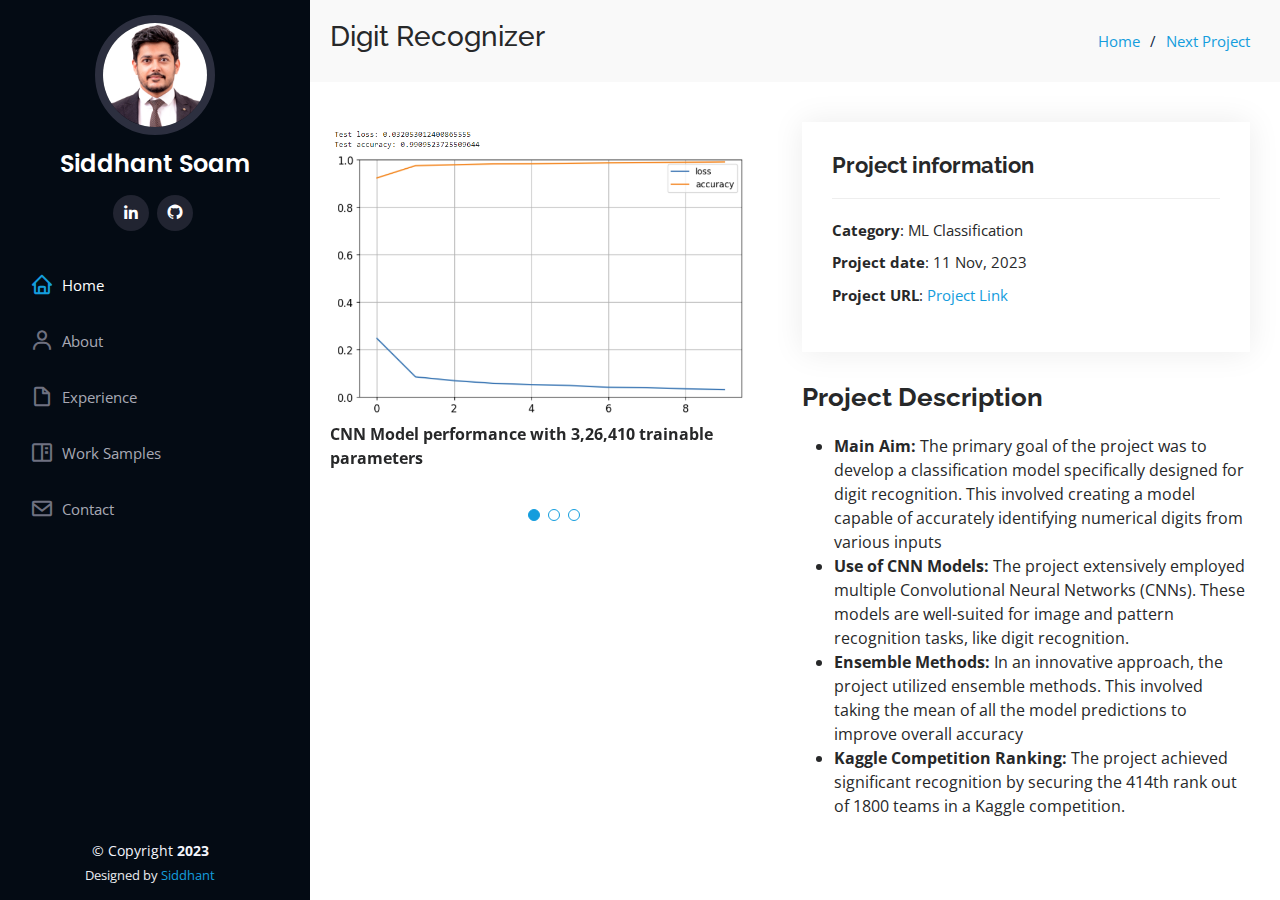
<file: digitrecog.html>
<!DOCTYPE html>
<html lang="en">

<head>



  <meta charset="utf-8">
  <meta content="width=device-width, initial-scale=1.0" name="viewport">

  <title>Digit Recognizer Project</title>
  <meta content="" name="description">
  <meta content="" name="keywords">

  <!-- Favicons -->
  <link href="assets/img/favicon.png" rel="icon">
  <link href="assets/img/apple-touch-icon.png" rel="apple-touch-icon">

  <!-- Google Fonts -->
  <link href="https://fonts.googleapis.com/css?family=Open+Sans:300,300i,400,400i,600,600i,700,700i|Raleway:300,300i,400,400i,500,500i,600,600i,700,700i|Poppins:300,300i,400,400i,500,500i,600,600i,700,700i" rel="stylesheet">

  <!-- Vendor CSS Files -->
  <link href="assets/vendor/aos/aos.css" rel="stylesheet">
  <link href="assets/vendor/bootstrap/css/bootstrap.min.css" rel="stylesheet">
  <link href="assets/vendor/bootstrap-icons/bootstrap-icons.css" rel="stylesheet">
  <link href="assets/vendor/boxicons/css/boxicons.min.css" rel="stylesheet">
  <link href="assets/vendor/glightbox/css/glightbox.min.css" rel="stylesheet">
  <link href="assets/vendor/swiper/swiper-bundle.min.css" rel="stylesheet">

  <!-- Template Main CSS File -->
  <link href="assets/css/style.css" rel="stylesheet">

<!-- Google tag (gtag.js) -->
<script async src="https://www.googletagmanager.com/gtag/js?id=G-3W9GBZ83CG"></script>
<script>
  window.dataLayer = window.dataLayer || [];
  function gtag(){dataLayer.push(arguments);}
  gtag('js', new Date());

  gtag('config', 'G-3W9GBZ83CG');
</script>



</head>



<body>

  <!-- ======= Mobile nav toggle button ======= -->
  <i class="bi bi-list mobile-nav-toggle d-xl-none"></i>

  <!-- ======= Header ======= -->
  <header id="header">
    <div class="d-flex flex-column">

      <div class="profile">
        <img src="assets/img/profile_pic1.jpg" alt="" class="img-fluid rounded-circle">
        <h1 class="text-light"><a href="index.html">Siddhant Soam</a></h1>
        <div class="social-links mt-3 text-center">
          <a href="https://www.linkedin.com/in/siddhant-soam/" class="linkedin"><i class="bx bxl-linkedin"></i></a>
          <a href="https://github.com/SiddhantSoam" class="github"><i class="bx bxl-github"></i></a>

        </div>
      </div>

      <nav id="navbar" class="nav-menu navbar">
        <ul>
          <li><a href="index.html#hero" class="nav-link scrollto active"><i class="bx bx-home"></i> <span>Home</span></a></li>
          <li><a href="index.html#about" class="nav-link scrollto"><i class="bx bx-user"></i> <span>About</span></a></li>
          <li><a href="index.html#resume" class="nav-link scrollto"><i class="bx bx-file-blank"></i> <span>Experience</span></a></li>
          <li><a href="index.html#portfolio" class="nav-link scrollto"><i class="bx bx-book-content"></i> <span>Work Samples</span></a></li>
          <li><a href="index.html#contact" class="nav-link scrollto"><i class="bx bx-envelope"></i> <span>Contact</span></a></li>
        </ul>
      </nav><!-- .nav-menu -->
    </div>
  </header><!-- End Header -->

  <main id="main">

    <!-- ======= Breadcrumbs ======= -->
    <section id="breadcrumbs" class="breadcrumbs">
      <div class="container">

        <div class="d-flex justify-content-between align-items-center">
          <h3>Digit Recognizer</h3>
          <ol>
            <li><a href="index.html">Home</a></li>
            <li><a href="imdb_sentiment.html">Next Project</a></li>
          </ol>
        </div>

      </div>
    </section><!-- End Breadcrumbs -->

    <!-- ======= Portfolio Details Section ======= -->
    <section id="portfolio-details" class="portfolio-details">
      <div class="container">

        <div class="row gy-4">

          <div class="col-lg-6">
            <div class="portfolio-details-slider swiper">
              <div class="swiper-wrapper align-items-center">

                <div class="swiper-slide">
                  <img src="assets/img/digit_recognizer_iamges/cnn_model1_326410.png" alt="">
                  <p> <b>CNN Model performance with 3,26,410 trainable parameters</b></p>
                </div>
                <div class="swiper-slide">
                  <img src="assets/img/digit_recognizer_iamges/cnn_model2_241930.png" alt="">
                  <p> <b>CNN Model performance with 2,41,930 trainable parameters</b></p>
                </div>
                <div class="swiper-slide">
                  <img src="assets/img/digit_recognizer_iamges/kaggle_rank.png" alt="">
                </div>
              </div>
              <div class="swiper-pagination"></div>
            </div>
          </div>

          <div class="col-lg-6">
            <div class="portfolio-info">
              <h3>Project information</h3>
              <ul>
                <li><strong>Category</strong>: ML Classification</li>
                <!-- <li><strong>Tableau Link </strong>: <a href="https://public.tableau.com/app/profile/yashwant.kandregula/viz/ATLCrimeAnalytics/Dashboard1#2">Link</a></li> -->
                <!-- <li><strong>Client</strong>: Research</li> -->
                <li><strong>Project date</strong>: 11 Nov, 2023</li>
                <li><strong>Project URL</strong>: <a href="https://github.com/SiddhantSoam/Digit-Recognizer">Project Link</a></li>
              </ul>
            </div>
            <div class="portfolio-description">
              <h2>Project Description</h2>
              <ul>
               <li> <b>Main Aim:</b> The primary goal of the project was to develop a classification model specifically designed for digit recognition. This involved creating a model capable of accurately identifying numerical digits from various inputs</li>
               <li> <b>Use of CNN Models:</b> The project extensively employed multiple Convolutional Neural Networks (CNNs). These models are well-suited for image and pattern recognition tasks, like digit recognition. </li>
               <li> <b>Ensemble Methods:</b> In an innovative approach, the project utilized ensemble methods. This involved taking the mean of all the model predictions to improve overall accuracy </li>
               <li> <b>Kaggle Competition Ranking:</b> The project achieved significant recognition by securing the 414th rank out of 1800 teams in a Kaggle competition.</li>
              
            </div>
          </div>
          </div>

        </div>

      </div>
    </section><!-- End Portfolio Details Section -->

  </main><!-- End #main -->

  <!-- ======= Footer ======= -->
  <footer id="footer">
    <div class="container">
      <div class="copyright">
        &copy; Copyright <strong><span>2023</span></strong>
      </div>
      <div class="credits">
        <!-- All the links in the footer should remain intact. -->
        <!-- You can delete the links only if you purchased the pro version. -->
        <!-- Licensing information: https://bootstrapmade.com/license/ -->
        <!-- Purchase the pro version with working PHP/AJAX contact form: https://bootstrapmade.com/iportfolio-bootstrap-portfolio-websites-template/ -->
        Designed by <a href="https://github.com/SiddhantSoam">Siddhant</a>
      </div>
    </div>
  </footer><!-- End  Footer -->

  <a href="#" class="back-to-top d-flex align-items-center justify-content-center"><i class="bi bi-arrow-up-short"></i></a>

  <!-- Vendor JS Files -->
  <script src="assets/vendor/purecounter/purecounter_vanilla.js"></script>
  <script src="assets/vendor/aos/aos.js"></script>
  <script src="assets/vendor/bootstrap/js/bootstrap.bundle.min.js"></script>
  <script src="assets/vendor/glightbox/js/glightbox.min.js"></script>
  <script src="assets/vendor/isotope-layout/isotope.pkgd.min.js"></script>
  <script src="assets/vendor/swiper/swiper-bundle.min.js"></script>
  <script src="assets/vendor/typed.js/typed.umd.js"></script>
  <script src="assets/vendor/waypoints/noframework.waypoints.js"></script>
  <script src="assets/vendor/php-email-form/validate.js"></script>

  <!-- Template Main JS File -->
  <script src="assets/js/main.js"></script>

</body>

</html>
</file>
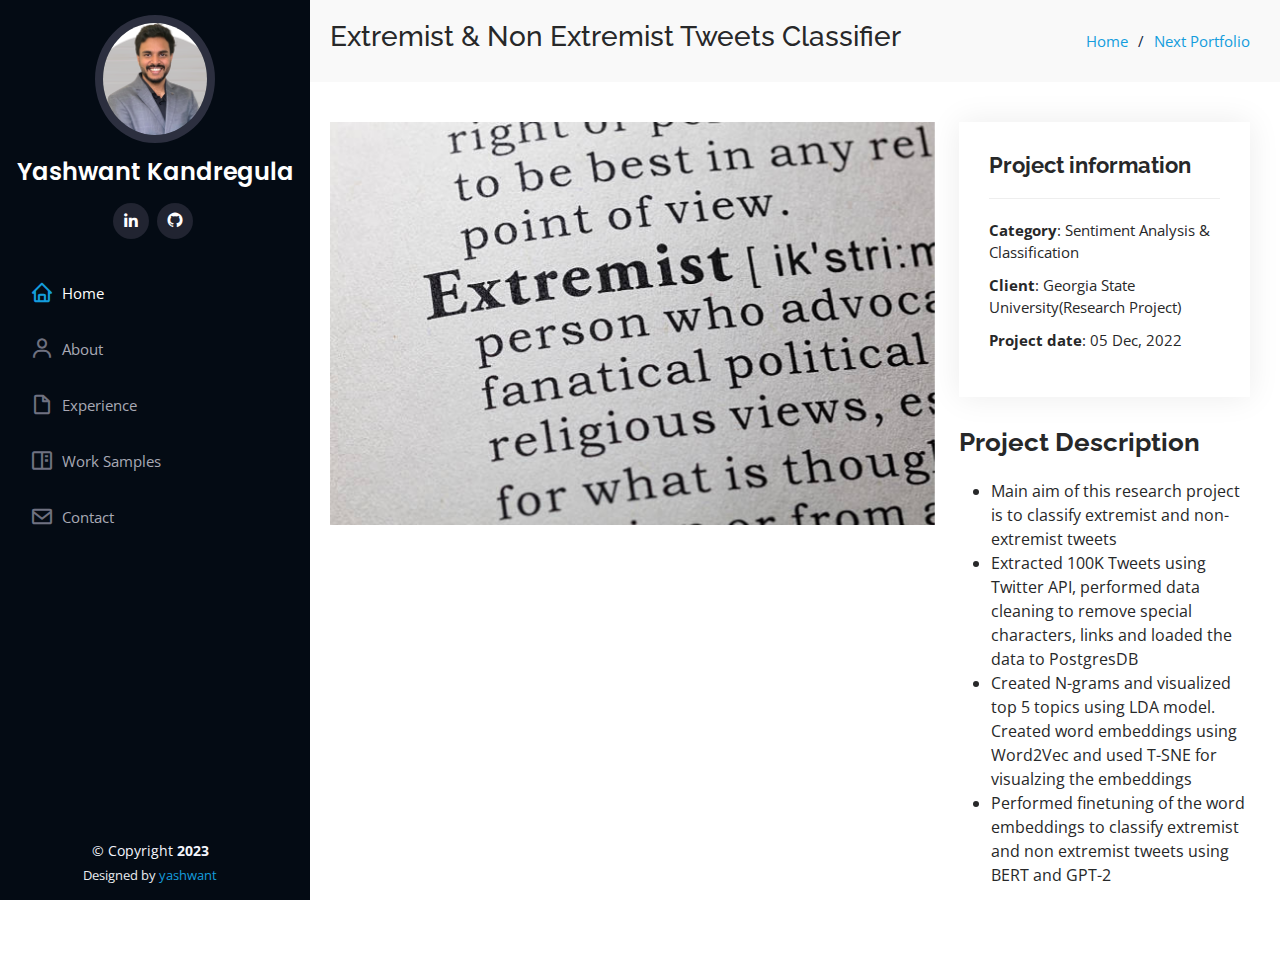
<file: gra.html>
<!DOCTYPE html>
<html lang="en">

<head>
<!-- Google tag (gtag.js) -->
<script async src="https://www.googletagmanager.com/gtag/js?id=G-3W9GBZ83CG"></script>
<script>
  window.dataLayer = window.dataLayer || [];
  function gtag(){dataLayer.push(arguments);}
  gtag('js', new Date());

  gtag('config', 'G-3W9GBZ83CG');
</script>


  <meta charset="utf-8">
  <meta content="width=device-width, initial-scale=1.0" name="viewport">

  <title>Tweets Classifier</title>
  <meta content="" name="description">
  <meta content="" name="keywords">

  <!-- Favicons -->
  <link href="assets/img/favicon.png" rel="icon">
  <link href="assets/img/apple-touch-icon.png" rel="apple-touch-icon">

  <!-- Google Fonts -->
  <link href="https://fonts.googleapis.com/css?family=Open+Sans:300,300i,400,400i,600,600i,700,700i|Raleway:300,300i,400,400i,500,500i,600,600i,700,700i|Poppins:300,300i,400,400i,500,500i,600,600i,700,700i" rel="stylesheet">

  <!-- Vendor CSS Files -->
  <link href="assets/vendor/aos/aos.css" rel="stylesheet">
  <link href="assets/vendor/bootstrap/css/bootstrap.min.css" rel="stylesheet">
  <link href="assets/vendor/bootstrap-icons/bootstrap-icons.css" rel="stylesheet">
  <link href="assets/vendor/boxicons/css/boxicons.min.css" rel="stylesheet">
  <link href="assets/vendor/glightbox/css/glightbox.min.css" rel="stylesheet">
  <link href="assets/vendor/swiper/swiper-bundle.min.css" rel="stylesheet">

  <!-- Template Main CSS File -->
  <link href="assets/css/style.css" rel="stylesheet">





</head>



<body>

  <!-- ======= Mobile nav toggle button ======= -->
  <i class="bi bi-list mobile-nav-toggle d-xl-none"></i>

  <!-- ======= Header ======= -->
  <header id="header">
    <div class="d-flex flex-column">

      <div class="profile">
        <img src="assets/img/profile-img.PNG" alt="" class="img-fluid rounded-circle">
        <h1 class="text-light"><a href="index.html">Yashwant Kandregula</a></h1>
        <div class="social-links mt-3 text-center">
          <a href="https://www.linkedin.com/in/yashwantsk/" class="linkedin"><i class="bx bxl-linkedin"></i></a>
          <a href="https://github.com/yashwant43" class="github"><i class="bx bxl-github"></i></a>

        </div>
      </div>

      <nav id="navbar" class="nav-menu navbar">
        <ul>
          <li><a href="index.html#hero" class="nav-link scrollto active"><i class="bx bx-home"></i> <span>Home</span></a></li>
          <li><a href="index.html#about" class="nav-link scrollto"><i class="bx bx-user"></i> <span>About</span></a></li>
          <li><a href="index.html#resume" class="nav-link scrollto"><i class="bx bx-file-blank"></i> <span>Experience</span></a></li>
          <li><a href="index.html#portfolio" class="nav-link scrollto"><i class="bx bx-book-content"></i> <span>Work Samples</span></a></li>
          <li><a href="index.html#contact" class="nav-link scrollto"><i class="bx bx-envelope"></i> <span>Contact</span></a></li>
        </ul>
      </nav><!-- .nav-menu -->
    </div>
  </header><!-- End Header -->

  <main id="main">

    <!-- ======= Breadcrumbs ======= -->
    <section id="breadcrumbs" class="breadcrumbs">
      <div class="container">

        <div class="d-flex justify-content-between align-items-center">
          <h3>Extremist & Non Extremist Tweets Classifier</h3>
          <ol>
            <li><a href="index.html">Home</a></li>
            <li><a href="Atltab.html">Next Portfolio</a></li>
          </ol>
        </div>

      </div>
    </section><!-- End Breadcrumbs -->

    <!-- ======= Portfolio Details Section ======= -->
    <section id="portfolio-details" class="portfolio-details">
      <div class="container">

        <div class="row gy-4">

          <div class="col-lg-8">
            <div class="portfolio-details-slider swiper">
              <div class="swiper-wrapper align-items-center">

                <div class="swiper-slide">
                  <img src="assets/img/portfolio/gra.jpg" alt="">
                </div>
              </div>
              <div class="swiper-pagination"></div>
            </div>
          </div>

          <div class="col-lg-4">
            <div class="portfolio-info">
              <h3>Project information</h3>
              <ul>
                <li><strong>Category</strong>: Sentiment Analysis & Classification</li>
                <li><strong>Client</strong>: Georgia State University(Research Project)</li>
                <li><strong>Project date</strong>: 05 Dec, 2022</li>
              </ul>
            </div>
            <div class="portfolio-description">
              <h2>Project Description</h2>
              <ul>
               <li> Main aim of this research project is to classify extremist and non-extremist tweets </li>
               <li> Extracted 100K Tweets using Twitter API, performed data cleaning to remove special characters, links and loaded the data to PostgresDB </li>
               <li> Created N-grams and visualized top 5 topics using LDA model. Created word embeddings using Word2Vec and used T-SNE for visualzing the embeddings</li>
               <li> Performed finetuning of the word embeddings to classify extremist and non extremist tweets using BERT and GPT-2</li>
              
            </div>
          </div>
          </div>

        </div>

      </div>
    </section><!-- End Portfolio Details Section -->

  </main><!-- End #main -->

  <!-- ======= Footer ======= -->
  <footer id="footer">
    <div class="container">
      <div class="copyright">
        &copy; Copyright <strong><span>2023</span></strong>
      </div>
      <div class="credits">
        <!-- All the links in the footer should remain intact. -->
        <!-- You can delete the links only if you purchased the pro version. -->
        <!-- Licensing information: https://bootstrapmade.com/license/ -->
        <!-- Purchase the pro version with working PHP/AJAX contact form: https://bootstrapmade.com/iportfolio-bootstrap-portfolio-websites-template/ -->
        Designed by <a href="https://github.com/yashwant43">yashwant</a>
      </div>
    </div>
  </footer><!-- End  Footer -->

  <a href="#" class="back-to-top d-flex align-items-center justify-content-center"><i class="bi bi-arrow-up-short"></i></a>

  <!-- Vendor JS Files -->
  <script src="assets/vendor/purecounter/purecounter_vanilla.js"></script>
  <script src="assets/vendor/aos/aos.js"></script>
  <script src="assets/vendor/bootstrap/js/bootstrap.bundle.min.js"></script>
  <script src="assets/vendor/glightbox/js/glightbox.min.js"></script>
  <script src="assets/vendor/isotope-layout/isotope.pkgd.min.js"></script>
  <script src="assets/vendor/swiper/swiper-bundle.min.js"></script>
  <script src="assets/vendor/typed.js/typed.umd.js"></script>
  <script src="assets/vendor/waypoints/noframework.waypoints.js"></script>
  <script src="assets/vendor/php-email-form/validate.js"></script>

  <!-- Template Main JS File -->
  <script src="assets/js/main.js"></script>

</body>

</html>
</file>
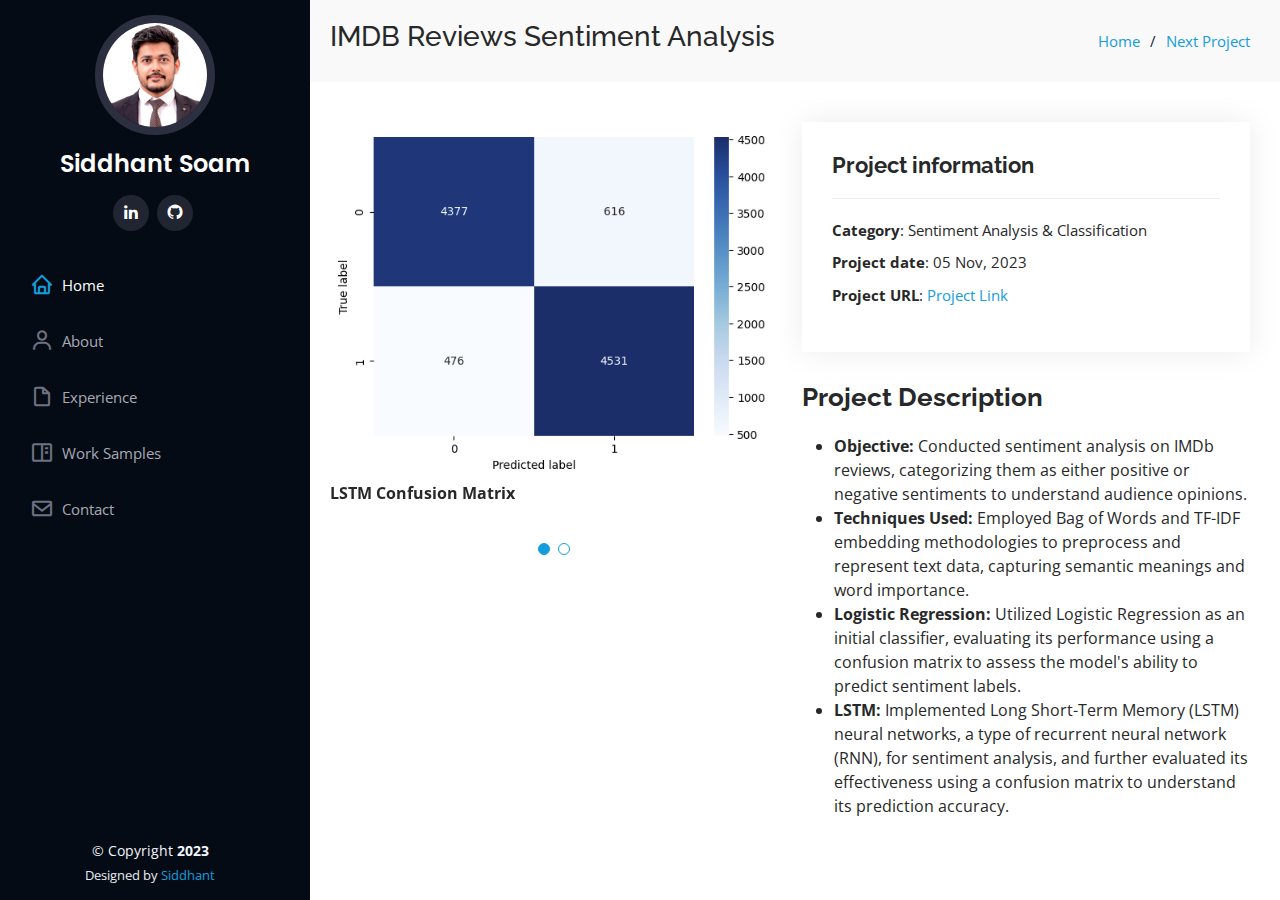
<file: imdb_sentiment.html>
<!DOCTYPE html>
<html lang="en">

<head>
<!-- Google tag (gtag.js) -->
<script async src="https://www.googletagmanager.com/gtag/js?id=G-3W9GBZ83CG"></script>
<script>
  window.dataLayer = window.dataLayer || [];
  function gtag(){dataLayer.push(arguments);}
  gtag('js', new Date());

  gtag('config', 'G-3W9GBZ83CG');
</script>


  <meta charset="utf-8">
  <meta content="width=device-width, initial-scale=1.0" name="viewport">

  <title>IMDB Reviews Sentiment Analysis</title>
  <meta content="" name="description">
  <meta content="" name="keywords">

  <!-- Favicons -->
  <link href="assets/img/favicon.png" rel="icon">
  <link href="assets/img/apple-touch-icon.png" rel="apple-touch-icon">

  <!-- Google Fonts -->
  <link href="https://fonts.googleapis.com/css?family=Open+Sans:300,300i,400,400i,600,600i,700,700i|Raleway:300,300i,400,400i,500,500i,600,600i,700,700i|Poppins:300,300i,400,400i,500,500i,600,600i,700,700i" rel="stylesheet">

  <!-- Vendor CSS Files -->
  <link href="assets/vendor/aos/aos.css" rel="stylesheet">
  <link href="assets/vendor/bootstrap/css/bootstrap.min.css" rel="stylesheet">
  <link href="assets/vendor/bootstrap-icons/bootstrap-icons.css" rel="stylesheet">
  <link href="assets/vendor/boxicons/css/boxicons.min.css" rel="stylesheet">
  <link href="assets/vendor/glightbox/css/glightbox.min.css" rel="stylesheet">
  <link href="assets/vendor/swiper/swiper-bundle.min.css" rel="stylesheet">

  <!-- Template Main CSS File -->
  <link href="assets/css/style.css" rel="stylesheet">





</head>



<body>

  <!-- ======= Mobile nav toggle button ======= -->
  <i class="bi bi-list mobile-nav-toggle d-xl-none"></i>

  <!-- ======= Header ======= -->
  <header id="header">
    <div class="d-flex flex-column">

      <div class="profile">
        <img src="assets/img/profile_pic1.jpg" alt="" class="img-fluid rounded-circle">
        <h1 class="text-light"><a href="index.html">Siddhant Soam</a></h1>
        <div class="social-links mt-3 text-center">
          <a href="https://www.linkedin.com/in/siddhant-soam/" class="linkedin"><i class="bx bxl-linkedin"></i></a>
          <a href="https://github.com/SiddhantSoam" class="github"><i class="bx bxl-github"></i></a>

        </div>
      </div>

      <nav id="navbar" class="nav-menu navbar">
        <ul>
          <li><a href="index.html#hero" class="nav-link scrollto active"><i class="bx bx-home"></i> <span>Home</span></a></li>
          <li><a href="index.html#about" class="nav-link scrollto"><i class="bx bx-user"></i> <span>About</span></a></li>
          <li><a href="index.html#resume" class="nav-link scrollto"><i class="bx bx-file-blank"></i> <span>Experience</span></a></li>
          <li><a href="index.html#portfolio" class="nav-link scrollto"><i class="bx bx-book-content"></i> <span>Work Samples</span></a></li>
          <li><a href="index.html#contact" class="nav-link scrollto"><i class="bx bx-envelope"></i> <span>Contact</span></a></li>
        </ul>
      </nav><!-- .nav-menu -->
    </div>
  </header><!-- End Header -->

  <main id="main">

    <!-- ======= Breadcrumbs ======= -->
    <section id="breadcrumbs" class="breadcrumbs">
      <div class="container">

        <div class="d-flex justify-content-between align-items-center">
          <h3>IMDB Reviews Sentiment Analysis</h3>
          <ol>
            <li><a href="index.html">Home</a></li>
            <li><a href="process_scheduler.html">Next Project</a></li>
          </ol>
        </div>

      </div>
    </section><!-- End Breadcrumbs -->

    <!-- ======= Portfolio Details Section ======= -->
    <section id="portfolio-details" class="portfolio-details">
      <div class="container">

        <div class="row gy-4">

          <div class="col-lg-6">
            <div class="portfolio-details-slider swiper">
              <div class="swiper-wrapper align-items-center">

                <div class="swiper-slide">
                  <img src="assets/img/IMDB_images/LSTM_cfmatrix.png" alt="">
                  <p><b>LSTM Confusion Matrix</b></p>
                </div>

                <div class="swiper-slide">
                  <img src="assets/img/IMDB_images/Logistic_regression_cfmatrix.png" alt="">
                  <p><b>Logistic Regression Confusion Matrix</b></p>
                </div>

              </div>
              <div class="swiper-pagination"></div>
            </div>
          </div>

          <div class="col-lg-6">
            <div class="portfolio-info">
              <h3>Project information</h3>
              <ul>
                <li><strong>Category</strong>: Sentiment Analysis & Classification</li>
                <!-- <li><strong>Client</strong>: Georgia State University(Research Project)</li> -->
                <li><strong>Project date</strong>: 05 Nov, 2023</li>
                <li><strong>Project URL</strong>: <a href="https://github.com/SiddhantSoam/SentimentAnalysis_IMDBreviews">Project Link</a></li>
              </ul>
            </div>
            <div class="portfolio-description">
              <h2>Project Description</h2>
              <ul>
               <li> <b>Objective:</b> Conducted sentiment analysis on IMDb reviews, categorizing them as either positive or negative sentiments to understand audience opinions. </li>
               <li> <b>Techniques Used:</b> Employed Bag of Words and TF-IDF embedding methodologies to preprocess and represent text data, capturing semantic meanings and word importance. </li>
               <li> <b>Logistic Regression:</b> Utilized Logistic Regression as an initial classifier, evaluating its performance using a confusion matrix to assess the model's ability to predict sentiment labels. </li>
               <li> <b>LSTM:</b> Implemented Long Short-Term Memory (LSTM) neural networks, a type of recurrent neural network (RNN), for sentiment analysis, and further evaluated its effectiveness using a confusion matrix to understand its prediction accuracy.</li>
              
            </div>
          </div>
          </div>

        </div>

      </div>
    </section><!-- End Portfolio Details Section -->

  </main><!-- End #main -->

  <!-- ======= Footer ======= -->
  <footer id="footer">
    <div class="container">
      <div class="copyright">
        &copy; Copyright <strong><span>2023</span></strong>
      </div>
      <div class="credits">
        <!-- All the links in the footer should remain intact. -->
        <!-- You can delete the links only if you purchased the pro version. -->
        <!-- Licensing information: https://bootstrapmade.com/license/ -->
        <!-- Purchase the pro version with working PHP/AJAX contact form: https://bootstrapmade.com/iportfolio-bootstrap-portfolio-websites-template/ -->
        Designed by <a href="https://github.com/SiddhantSoam">Siddhant</a>
      </div>
    </div>
  </footer><!-- End  Footer -->

  <a href="#" class="back-to-top d-flex align-items-center justify-content-center"><i class="bi bi-arrow-up-short"></i></a>

  <!-- Vendor JS Files -->
  <script src="assets/vendor/purecounter/purecounter_vanilla.js"></script>
  <script src="assets/vendor/aos/aos.js"></script>
  <script src="assets/vendor/bootstrap/js/bootstrap.bundle.min.js"></script>
  <script src="assets/vendor/glightbox/js/glightbox.min.js"></script>
  <script src="assets/vendor/isotope-layout/isotope.pkgd.min.js"></script>
  <script src="assets/vendor/swiper/swiper-bundle.min.js"></script>
  <script src="assets/vendor/typed.js/typed.umd.js"></script>
  <script src="assets/vendor/waypoints/noframework.waypoints.js"></script>
  <script src="assets/vendor/php-email-form/validate.js"></script>

  <!-- Template Main JS File -->
  <script src="assets/js/main.js"></script>

</body>

</html>
</file>
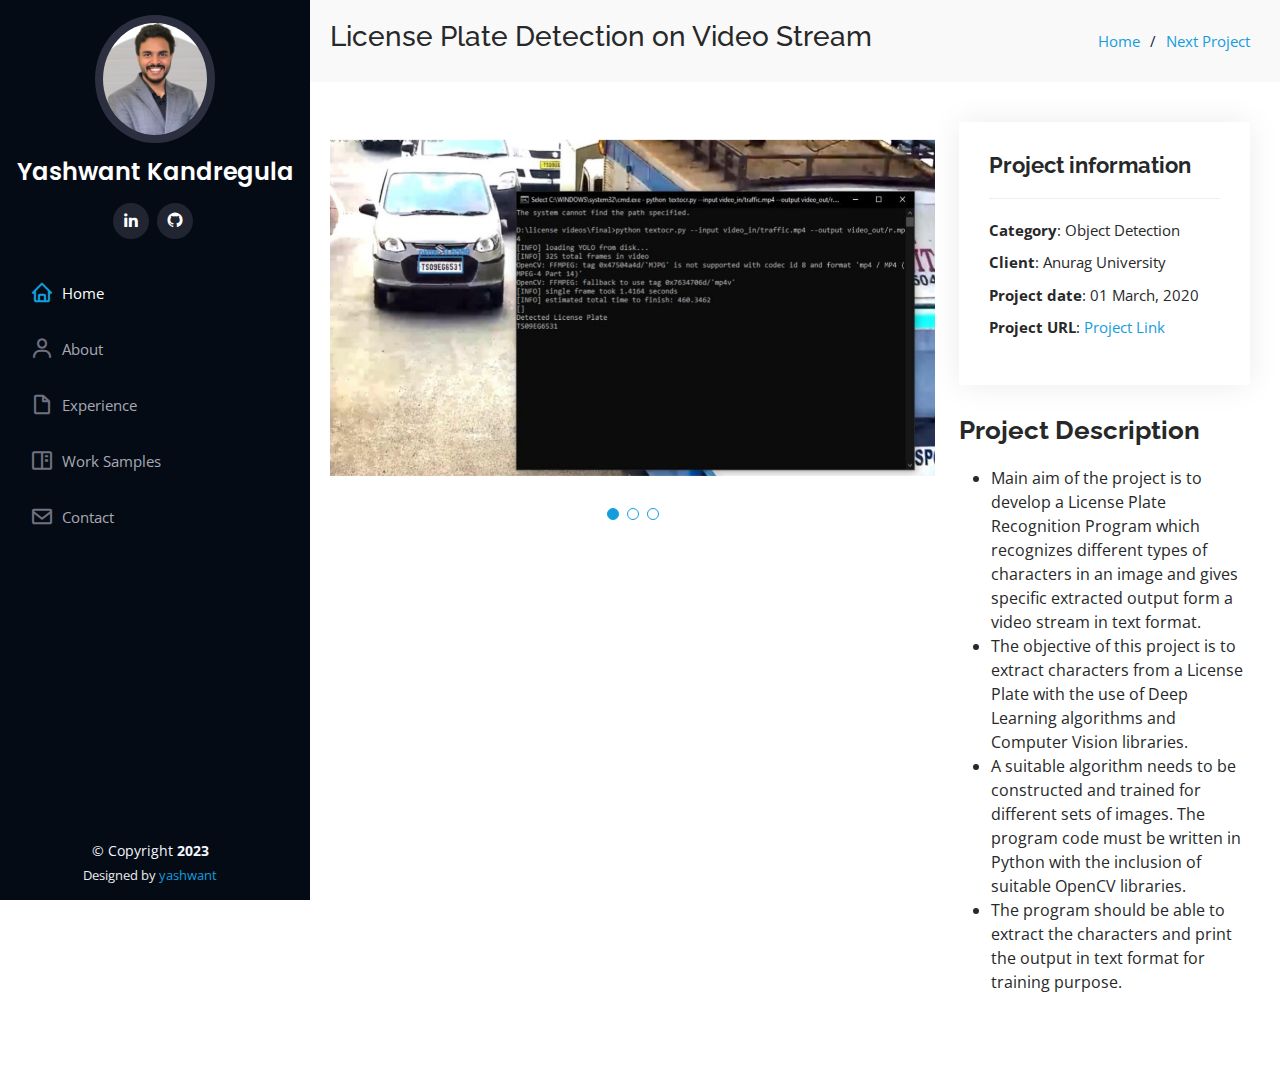
<file: licenseplate.html>
<!DOCTYPE html>
<html lang="en">

<head>
<!-- Google tag (gtag.js) -->
<script async src="https://www.googletagmanager.com/gtag/js?id=G-3W9GBZ83CG"></script>
<script>
  window.dataLayer = window.dataLayer || [];
  function gtag(){dataLayer.push(arguments);}
  gtag('js', new Date());

  gtag('config', 'G-3W9GBZ83CG');
</script>


  <meta charset="utf-8">
  <meta content="width=device-width, initial-scale=1.0" name="viewport">

  <title>License Plate Project</title>
  <meta content="" name="description">
  <meta content="" name="keywords">

  <!-- Favicons -->
  <link href="assets/img/favicon.png" rel="icon">
  <link href="assets/img/apple-touch-icon.png" rel="apple-touch-icon">

  <!-- Google Fonts -->
  <link href="https://fonts.googleapis.com/css?family=Open+Sans:300,300i,400,400i,600,600i,700,700i|Raleway:300,300i,400,400i,500,500i,600,600i,700,700i|Poppins:300,300i,400,400i,500,500i,600,600i,700,700i" rel="stylesheet">

  <!-- Vendor CSS Files -->
  <link href="assets/vendor/aos/aos.css" rel="stylesheet">
  <link href="assets/vendor/bootstrap/css/bootstrap.min.css" rel="stylesheet">
  <link href="assets/vendor/bootstrap-icons/bootstrap-icons.css" rel="stylesheet">
  <link href="assets/vendor/boxicons/css/boxicons.min.css" rel="stylesheet">
  <link href="assets/vendor/glightbox/css/glightbox.min.css" rel="stylesheet">
  <link href="assets/vendor/swiper/swiper-bundle.min.css" rel="stylesheet">

  <!-- Template Main CSS File -->
  <link href="assets/css/style.css" rel="stylesheet">



</head>

<body>

  <!-- ======= Mobile nav toggle button ======= -->
  <i class="bi bi-list mobile-nav-toggle d-xl-none"></i>

  <!-- ======= Header ======= -->
  <header id="header">
    <div class="d-flex flex-column">

      <div class="profile">
        <img src="assets/img/profile-img.PNG" alt="" class="img-fluid rounded-circle">
        <h1 class="text-light"><a href="index.html">Yashwant Kandregula</a></h1>
        <div class="social-links mt-3 text-center">
          <a href="https://www.linkedin.com/in/yashwantsk/" class="linkedin"><i class="bx bxl-linkedin"></i></a>
          <a href="https://github.com/yashwant43" class="github"><i class="bx bxl-github"></i></a>

        </div>
      </div>

      <nav id="navbar" class="nav-menu navbar">
        <ul>
          <li><a href="index.html#hero" class="nav-link scrollto active"><i class="bx bx-home"></i> <span>Home</span></a></li>
          <li><a href="index.html#about" class="nav-link scrollto"><i class="bx bx-user"></i> <span>About</span></a></li>
          <li><a href="index.html#resume" class="nav-link scrollto"><i class="bx bx-file-blank"></i> <span>Experience</span></a></li>
          <li><a href="index.html#portfolio" class="nav-link scrollto"><i class="bx bx-book-content"></i> <span>Work Samples</span></a></li>
          <li><a href="index.html#contact" class="nav-link scrollto"><i class="bx bx-envelope"></i> <span>Contact</span></a></li>
        </ul>
      </nav><!-- .nav-menu -->
    </div>
  </header><!-- End Header -->

  <main id="main">

    <!-- ======= Breadcrumbs ======= -->
    <section id="breadcrumbs" class="breadcrumbs">
      <div class="container">

        <div class="d-flex justify-content-between align-items-center">
          <h3>License Plate Detection on Video Stream</h3>
          <ol>
            <li><a href="index.html">Home</a></li>
            <li><a href="churn.html">Next Project</a></li>
          </ol>
        </div>

      </div>
    </section><!-- End Breadcrumbs -->

    <!-- ======= Portfolio Details Section ======= -->
    <section id="portfolio-details" class="portfolio-details">
      <div class="container">

        <div class="row gy-4">

          <div class="col-lg-8">
            <div class="portfolio-details-slider swiper">
              <div class="swiper-wrapper align-items-center">

                <div class="swiper-slide">
                  <img src="assets/img/portfolio/license_image.png" alt="">
                </div>

                <div class="swiper-slide">
                  <img src="assets/img/portfolio/license_image1.png" alt="">
                </div>

                <div class="swiper-slide">
                  <img src="assets/img/portfolio/license_image2.png" alt="">
                </div>

              </div>
              <div class="swiper-pagination"></div>
            </div>
          </div>

          <div class="col-lg-4">
            <div class="portfolio-info">
              <h3>Project information</h3>
              <ul>
                <li><strong>Category</strong>: Object Detection</li>
                <li><strong>Client</strong>: Anurag University</li>
                <li><strong>Project date</strong>: 01 March, 2020</li>
                <li><strong>Project URL</strong>: <a href="https://github.com/yashwant43/LicensePlateDetectionOnVideoStream">Project Link</a></li>
              </ul>
            </div>
            <div class="portfolio-description">
              <h2>Project Description</h2>
              <ul>
               <li> Main aim of the project is to develop a License Plate Recognition Program which recognizes different types of characters in an image and gives specific extracted output form a video stream in text format. </li>
               <li> The objective of this project is to extract characters from a License Plate with the use of Deep Learning algorithms and Computer Vision libraries. </li>
               <li> A suitable algorithm needs to be constructed and trained for different sets of images. The program code must be written in Python with the inclusion of suitable OpenCV libraries. </li>
               <li> The program should be able to extract the characters and print the output in text format for training purpose.
              
            </div>
          </div>
          </div>

        </div>

      </div>
    </section><!-- End Portfolio Details Section -->

  </main><!-- End #main -->

  <!-- ======= Footer ======= -->
  <footer id="footer">
    <div class="container">
      <div class="copyright">
        &copy; Copyright <strong><span>2023</span></strong>
      </div>
      <div class="credits">
        <!-- All the links in the footer should remain intact. -->
        <!-- You can delete the links only if you purchased the pro version. -->
        <!-- Licensing information: https://bootstrapmade.com/license/ -->
        <!-- Purchase the pro version with working PHP/AJAX contact form: https://bootstrapmade.com/iportfolio-bootstrap-portfolio-websites-template/ -->
        Designed by <a href="https://github.com/yashwant43">yashwant</a>
      </div>
    </div>
  </footer><!-- End  Footer -->

  <a href="#" class="back-to-top d-flex align-items-center justify-content-center"><i class="bi bi-arrow-up-short"></i></a>

  <!-- Vendor JS Files -->
  <script src="assets/vendor/purecounter/purecounter_vanilla.js"></script>
  <script src="assets/vendor/aos/aos.js"></script>
  <script src="assets/vendor/bootstrap/js/bootstrap.bundle.min.js"></script>
  <script src="assets/vendor/glightbox/js/glightbox.min.js"></script>
  <script src="assets/vendor/isotope-layout/isotope.pkgd.min.js"></script>
  <script src="assets/vendor/swiper/swiper-bundle.min.js"></script>
  <script src="assets/vendor/typed.js/typed.umd.js"></script>
  <script src="assets/vendor/waypoints/noframework.waypoints.js"></script>
  <script src="assets/vendor/php-email-form/validate.js"></script>

  <!-- Template Main JS File -->
  <script src="assets/js/main.js"></script>

</body>

</html>
</file>
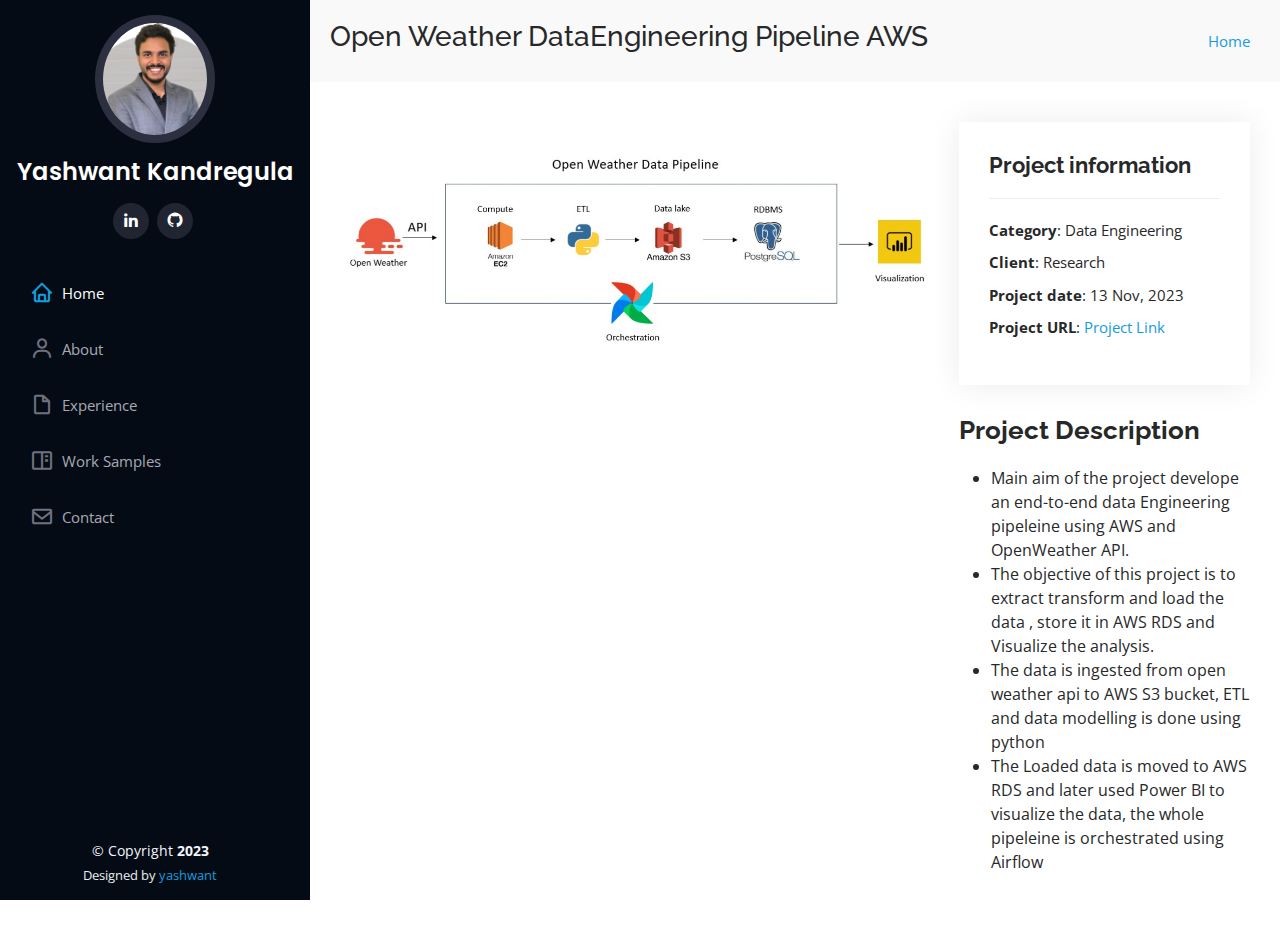
<file: OpenWeather.html>
<!DOCTYPE html>
<html lang="en">

<head>
<!-- Google tag (gtag.js) -->
<script async src="https://www.googletagmanager.com/gtag/js?id=G-3W9GBZ83CG"></script>
<script>
  window.dataLayer = window.dataLayer || [];
  function gtag(){dataLayer.push(arguments);}
  gtag('js', new Date());

  gtag('config', 'G-3W9GBZ83CG');
</script>


  <meta charset="utf-8">
  <meta content="width=device-width, initial-scale=1.0" name="viewport">

  <title>Open Weather DataEng</title>
  <meta content="" name="description">
  <meta content="" name="keywords">

  <!-- Favicons -->
  <link href="assets/img/favicon.png" rel="icon">
  <link href="assets/img/apple-touch-icon.png" rel="apple-touch-icon">

  <!-- Google Fonts -->
  <link href="https://fonts.googleapis.com/css?family=Open+Sans:300,300i,400,400i,600,600i,700,700i|Raleway:300,300i,400,400i,500,500i,600,600i,700,700i|Poppins:300,300i,400,400i,500,500i,600,600i,700,700i" rel="stylesheet">

  <!-- Vendor CSS Files -->
  <link href="assets/vendor/aos/aos.css" rel="stylesheet">
  <link href="assets/vendor/bootstrap/css/bootstrap.min.css" rel="stylesheet">
  <link href="assets/vendor/bootstrap-icons/bootstrap-icons.css" rel="stylesheet">
  <link href="assets/vendor/boxicons/css/boxicons.min.css" rel="stylesheet">
  <link href="assets/vendor/glightbox/css/glightbox.min.css" rel="stylesheet">
  <link href="assets/vendor/swiper/swiper-bundle.min.css" rel="stylesheet">

  <!-- Template Main CSS File -->
  <link href="assets/css/style.css" rel="stylesheet">



</head>

<body>

  <!-- ======= Mobile nav toggle button ======= -->
  <i class="bi bi-list mobile-nav-toggle d-xl-none"></i>

  <!-- ======= Header ======= -->
  <header id="header">
    <div class="d-flex flex-column">

      <div class="profile">
        <img src="assets/img/profile-img.PNG" alt="" class="img-fluid rounded-circle">
        <h1 class="text-light"><a href="index.html">Yashwant Kandregula</a></h1>
        <div class="social-links mt-3 text-center">
          <a href="https://www.linkedin.com/in/yashwantsk/" class="linkedin"><i class="bx bxl-linkedin"></i></a>
          <a href="https://github.com/yashwant43" class="github"><i class="bx bxl-github"></i></a>

        </div>
      </div>

      <nav id="navbar" class="nav-menu navbar">
        <ul>
          <li><a href="index.html#hero" class="nav-link scrollto active"><i class="bx bx-home"></i> <span>Home</span></a></li>
          <li><a href="index.html#about" class="nav-link scrollto"><i class="bx bx-user"></i> <span>About</span></a></li>
          <li><a href="index.html#resume" class="nav-link scrollto"><i class="bx bx-file-blank"></i> <span>Experience</span></a></li>
          <li><a href="index.html#portfolio" class="nav-link scrollto"><i class="bx bx-book-content"></i> <span>Work Samples</span></a></li>
          <li><a href="index.html#contact" class="nav-link scrollto"><i class="bx bx-envelope"></i> <span>Contact</span></a></li>
        </ul>
      </nav><!-- .nav-menu -->
    </div>
  </header><!-- End Header -->

  <main id="main">

    <!-- ======= Breadcrumbs ======= -->
    <section id="breadcrumbs" class="breadcrumbs">
      <div class="container">

        <div class="d-flex justify-content-between align-items-center">
          <h3>Open Weather DataEngineering Pipeline AWS</h3>
          <ol>
            <li><a href="index.html">Home</a></li>
            <!-- <li><a href="churn.html">Next Project</a></li> -->
          </ol>
        </div>

      </div>
    </section><!-- End Breadcrumbs -->

    <!-- ======= Portfolio Details Section ======= -->
    <section id="portfolio-details" class="portfolio-details">
      <div class="container">

        <div class="row gy-4">

          <div class="col-lg-8">
            <div class="portfolio-details-slider swiper">
              <div class="swiper-wrapper align-items-center">

                <div class="swiper-slide">
                  <img src="assets/img/portfolio/flow.jpg" alt="">
                </div>

              </div>
              <div class="swiper-pagination"></div>
            </div>
          </div>

          <div class="col-lg-4">
            <div class="portfolio-info">
              <h3>Project information</h3>
              <ul>
                <li><strong>Category</strong>: Data Engineering</li>
                <li><strong>Client</strong>: Research</li>
                <li><strong>Project date</strong>: 13 Nov, 2023</li>
                <li><strong>Project URL</strong>: <a href="https://github.com/yashwant43/openweatherdataeng">Project Link</a></li>
              </ul>
            </div>
            <div class="portfolio-description">
              <h2>Project Description</h2>
              <ul>
               <li> Main aim of the project develope an end-to-end data Engineering pipeleine using AWS and OpenWeather API.</li>
               <li> The objective of this project is to extract transform and load the data , store it in AWS RDS and Visualize the analysis.</li>
               <li> The data is ingested from open weather api to AWS S3 bucket, ETL and data modelling is done using python </li>
               <li> The Loaded data is moved to AWS RDS and later used Power BI to visualize the data, the whole pipeleine is orchestrated using Airflow</li>
            </div>
          </div>
          </div>

        </div>

      </div>
    </section><!-- End Portfolio Details Section -->

  </main><!-- End #main -->

  <!-- ======= Footer ======= -->
  <footer id="footer">
    <div class="container">
      <div class="copyright">
        &copy; Copyright <strong><span>2023</span></strong>
      </div>
      <div class="credits">
        <!-- All the links in the footer should remain intact. -->
        <!-- You can delete the links only if you purchased the pro version. -->
        <!-- Licensing information: https://bootstrapmade.com/license/ -->
        <!-- Purchase the pro version with working PHP/AJAX contact form: https://bootstrapmade.com/iportfolio-bootstrap-portfolio-websites-template/ -->
        Designed by <a href="https://github.com/yashwant43">yashwant</a>
      </div>
    </div>
  </footer><!-- End  Footer -->

  <a href="#" class="back-to-top d-flex align-items-center justify-content-center"><i class="bi bi-arrow-up-short"></i></a>

  <!-- Vendor JS Files -->
  <script src="assets/vendor/purecounter/purecounter_vanilla.js"></script>
  <script src="assets/vendor/aos/aos.js"></script>
  <script src="assets/vendor/bootstrap/js/bootstrap.bundle.min.js"></script>
  <script src="assets/vendor/glightbox/js/glightbox.min.js"></script>
  <script src="assets/vendor/isotope-layout/isotope.pkgd.min.js"></script>
  <script src="assets/vendor/swiper/swiper-bundle.min.js"></script>
  <script src="assets/vendor/typed.js/typed.umd.js"></script>
  <script src="assets/vendor/waypoints/noframework.waypoints.js"></script>
  <script src="assets/vendor/php-email-form/validate.js"></script>

  <!-- Template Main JS File -->
  <script src="assets/js/main.js"></script>

</body>

</html>
</file>
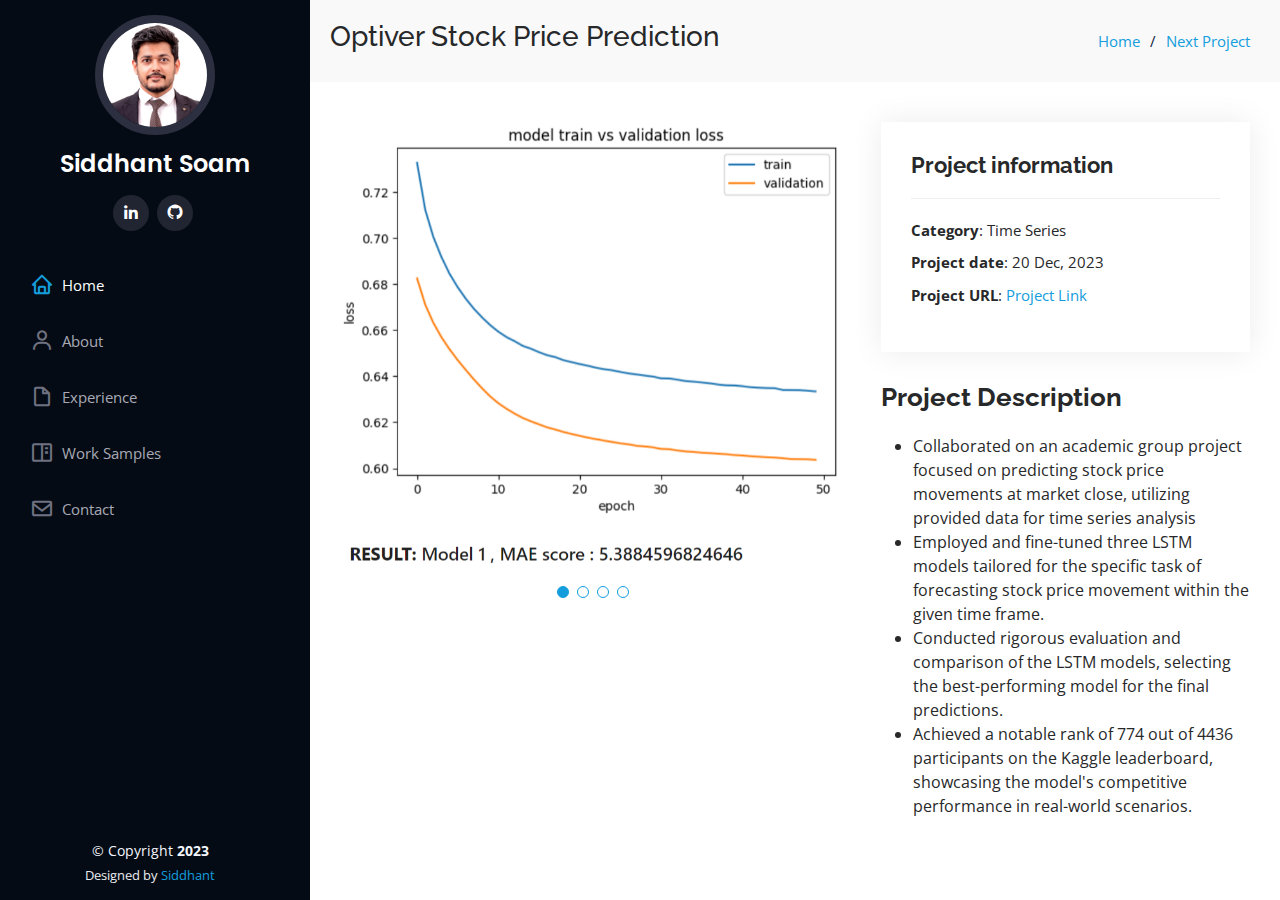
<file: optiver.html>
<!DOCTYPE html>
<html lang="en">

<head>
<!-- Google tag (gtag.js) -->
<script async src="https://www.googletagmanager.com/gtag/js?id=G-3W9GBZ83CG"></script>
<script>
  window.dataLayer = window.dataLayer || [];
  function gtag(){dataLayer.push(arguments);}
  gtag('js', new Date());

  gtag('config', 'G-3W9GBZ83CG');
</script>


  <meta charset="utf-8">
  <meta content="width=device-width, initial-scale=1.0" name="viewport">

  <title>Optiver Stock Price Project</title>
  <meta content="" name="description">
  <meta content="" name="keywords">

  <!-- Favicons -->
  <link href="assets/img/favicon.png" rel="icon">
  <link href="assets/img/apple-touch-icon.png" rel="apple-touch-icon">

  <!-- Google Fonts -->
  <link href="https://fonts.googleapis.com/css?family=Open+Sans:300,300i,400,400i,600,600i,700,700i|Raleway:300,300i,400,400i,500,500i,600,600i,700,700i|Poppins:300,300i,400,400i,500,500i,600,600i,700,700i" rel="stylesheet">

  <!-- Vendor CSS Files -->
  <link href="assets/vendor/aos/aos.css" rel="stylesheet">
  <link href="assets/vendor/bootstrap/css/bootstrap.min.css" rel="stylesheet">
  <link href="assets/vendor/bootstrap-icons/bootstrap-icons.css" rel="stylesheet">
  <link href="assets/vendor/boxicons/css/boxicons.min.css" rel="stylesheet">
  <link href="assets/vendor/glightbox/css/glightbox.min.css" rel="stylesheet">
  <link href="assets/vendor/swiper/swiper-bundle.min.css" rel="stylesheet">

  <!-- Template Main CSS File -->
  <link href="assets/css/style.css" rel="stylesheet">



</head>

<body>

  <!-- ======= Mobile nav toggle button ======= -->
  <i class="bi bi-list mobile-nav-toggle d-xl-none"></i>

  <!-- ======= Header ======= -->
  <header id="header">
    <div class="d-flex flex-column">

      <div class="profile">
        <img src="assets/img/profile_pic1.jpg" alt="" class="img-fluid rounded-circle">
        <h1 class="text-light"><a href="index.html">Siddhant Soam</a></h1>
        <div class="social-links mt-3 text-center">
          <a href="https://www.linkedin.com/in/siddhant-soam/" class="linkedin"><i class="bx bxl-linkedin"></i></a>
          <a href="https://github.com/SiddhantSoam" class="github"><i class="bx bxl-github"></i></a>

        </div>
      </div>

      <nav id="navbar" class="nav-menu navbar">
        <ul>
          <li><a href="index.html#hero" class="nav-link scrollto active"><i class="bx bx-home"></i> <span>Home</span></a></li>
          <li><a href="index.html#about" class="nav-link scrollto"><i class="bx bx-user"></i> <span>About</span></a></li>
          <li><a href="index.html#resume" class="nav-link scrollto"><i class="bx bx-file-blank"></i> <span>Experience</span></a></li>
          <li><a href="index.html#portfolio" class="nav-link scrollto"><i class="bx bx-book-content"></i> <span>Work Samples</span></a></li>
          <li><a href="index.html#contact" class="nav-link scrollto"><i class="bx bx-envelope"></i> <span>Contact</span></a></li>
        </ul>
      </nav><!-- .nav-menu -->
    </div>
  </header><!-- End Header -->

  <main id="main">

    <!-- ======= Breadcrumbs ======= -->
    <section id="breadcrumbs" class="breadcrumbs">
      <div class="container">

        <div class="d-flex justify-content-between align-items-center">
          <h3>Optiver Stock Price Prediction</h3>
          <ol>
            <li><a href="index.html">Home</a></li>
            <li><a href="digitrecog.html">Next Project</a></li>
          </ol>
        </div>

      </div>
    </section><!-- End Breadcrumbs -->

    <!-- ======= Portfolio Details Section ======= -->
    <section id="portfolio-details" class="portfolio-details">
      <div class="container">

        <div class="row gy-4">

          <div class="col-lg-7">
            <div class="portfolio-details-slider swiper">
              <div class="swiper-wrapper align-items-center">

                <div class="swiper-slide">
                  <img src="assets/img/Optiver_images/LSTM1_results.png" alt="">
                </div>

                <div class="swiper-slide">
                  <img src="assets/img/Optiver_images/LSTM2_results.png" alt="">
                </div>

                <div class="swiper-slide">
                  <img src="assets/img/Optiver_images/LSTM3_results.png" alt="">
                </div>

                <div class="swiper-slide">
                  <img src="assets/img/Optiver_images/Kaggle_Rank1.png" alt="">
                </div>

              </div>
              <div class="swiper-pagination"></div>
            </div>
          </div>

          <div class="col-lg-5">
            <div class="portfolio-info">
              <h3>Project information</h3>
              <ul>
                <li><strong>Category</strong>: Time Series </li>
                <!-- <li><strong>Client</strong>: Anurag University</li> -->
                <li><strong>Project date</strong>: 20 Dec, 2023</li>
                <li><strong>Project URL</strong>: <a href="https://github.com/SiddhantSoam/Optiver-Stock-Prediction">Project Link</a></li>
              </ul>
            </div>
            <div class="portfolio-description">
              <h2>Project Description</h2>
              <ul>
               <li> Collaborated on an academic group project focused on predicting stock price movements at market close, utilizing provided data for time series analysis </li>
               <li> Employed and fine-tuned three LSTM models tailored for the specific task of forecasting stock price movement within the given time frame. </li>
               <li> Conducted rigorous evaluation and comparison of the LSTM models, selecting the best-performing model for the final predictions. </li>
               <li> Achieved a notable rank of 774 out of 4436 participants on the Kaggle leaderboard, showcasing the model's competitive performance in real-world scenarios.</li>
              
            </div>
          </div>
          </div>

        </div>

      </div>
    </section><!-- End Portfolio Details Section -->

  </main><!-- End #main -->

  <!-- ======= Footer ======= -->
  <footer id="footer">
    <div class="container">
      <div class="copyright">
        &copy; Copyright <strong><span>2023</span></strong>
      </div>
      <div class="credits">
        <!-- All the links in the footer should remain intact. -->
        <!-- You can delete the links only if you purchased the pro version. -->
        <!-- Licensing information: https://bootstrapmade.com/license/ -->
        <!-- Purchase the pro version with working PHP/AJAX contact form: https://bootstrapmade.com/iportfolio-bootstrap-portfolio-websites-template/ -->
        Designed by <a href="https://github.com/SiddhantSoam">Siddhant</a>
      </div>
    </div>
  </footer><!-- End  Footer -->

  <a href="#" class="back-to-top d-flex align-items-center justify-content-center"><i class="bi bi-arrow-up-short"></i></a>

  <!-- Vendor JS Files -->
  <script src="assets/vendor/purecounter/purecounter_vanilla.js"></script>
  <script src="assets/vendor/aos/aos.js"></script>
  <script src="assets/vendor/bootstrap/js/bootstrap.bundle.min.js"></script>
  <script src="assets/vendor/glightbox/js/glightbox.min.js"></script>
  <script src="assets/vendor/isotope-layout/isotope.pkgd.min.js"></script>
  <script src="assets/vendor/swiper/swiper-bundle.min.js"></script>
  <script src="assets/vendor/typed.js/typed.umd.js"></script>
  <script src="assets/vendor/waypoints/noframework.waypoints.js"></script>
  <script src="assets/vendor/php-email-form/validate.js"></script>

  <!-- Template Main JS File -->
  <script src="assets/js/main.js"></script>

</body>

</html>
</file>
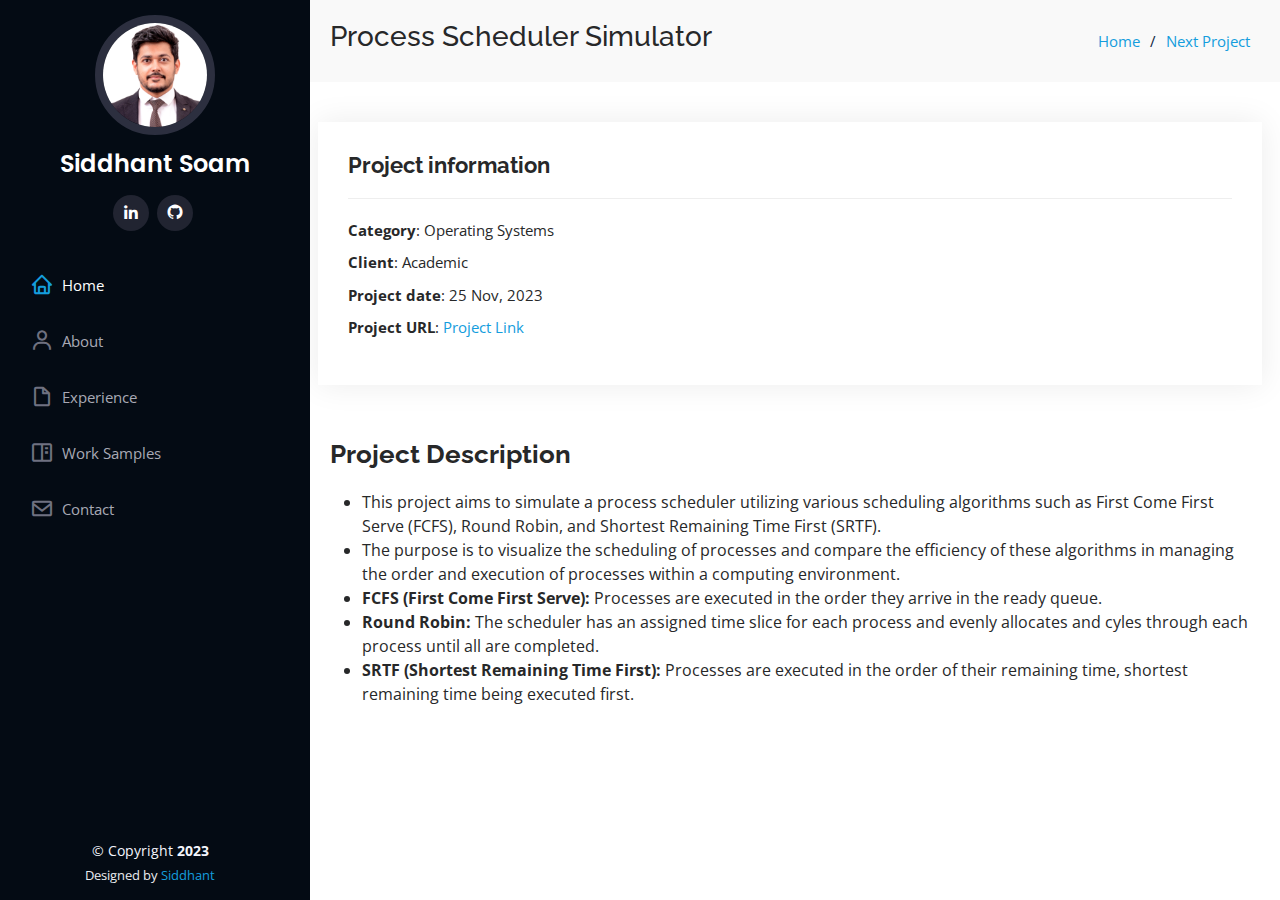
<file: process_scheduler.html>
<!DOCTYPE html>
<html lang="en">

<head>

<!-- Google tag (gtag.js) -->
<script async src="https://www.googletagmanager.com/gtag/js?id=G-3W9GBZ83CG"></script>
<script>
  window.dataLayer = window.dataLayer || [];
  function gtag(){dataLayer.push(arguments);}
  gtag('js', new Date());

  gtag('config', 'G-3W9GBZ83CG');
</script>



  <meta charset="utf-8">
  <meta content="width=device-width, initial-scale=1.0" name="viewport">

  <title>Process Scheduler Project</title>
  <meta content="" name="description">
  <meta content="" name="keywords">

  <!-- Favicons -->
  <link href="assets/img/favicon.png" rel="icon">
  <link href="assets/img/apple-touch-icon.png" rel="apple-touch-icon">

  <!-- Google Fonts -->
  <link href="https://fonts.googleapis.com/css?family=Open+Sans:300,300i,400,400i,600,600i,700,700i|Raleway:300,300i,400,400i,500,500i,600,600i,700,700i|Poppins:300,300i,400,400i,500,500i,600,600i,700,700i" rel="stylesheet">

  <!-- Vendor CSS Files -->
  <link href="assets/vendor/aos/aos.css" rel="stylesheet">
  <link href="assets/vendor/bootstrap/css/bootstrap.min.css" rel="stylesheet">
  <link href="assets/vendor/bootstrap-icons/bootstrap-icons.css" rel="stylesheet">
  <link href="assets/vendor/boxicons/css/boxicons.min.css" rel="stylesheet">
  <link href="assets/vendor/glightbox/css/glightbox.min.css" rel="stylesheet">
  <link href="assets/vendor/swiper/swiper-bundle.min.css" rel="stylesheet">

  <!-- Template Main CSS File -->
  <link href="assets/css/style.css" rel="stylesheet">



</head>

<body>

  <!-- ======= Mobile nav toggle button ======= -->
  <i class="bi bi-list mobile-nav-toggle d-xl-none"></i>

  <!-- ======= Header ======= -->
  <header id="header">
    <div class="d-flex flex-column">

      <div class="profile">
        <img src="assets/img/profile_pic1.jpg" alt="" class="img-fluid rounded-circle">
        <h1 class="text-light"><a href="index.html">Siddhant Soam</a></h1>
        <div class="social-links mt-3 text-center">
          <a href="https://www.linkedin.com/in/siddhant-soam/" class="linkedin"><i class="bx bxl-linkedin"></i></a>
          <a href="https://github.com/SiddhantSoam" class="github"><i class="bx bxl-github"></i></a>

        </div>
      </div>

      <nav id="navbar" class="nav-menu navbar">
        <ul>
          <li><a href="index.html#hero" class="nav-link scrollto active"><i class="bx bx-home"></i> <span>Home</span></a></li>
          <li><a href="index.html#about" class="nav-link scrollto"><i class="bx bx-user"></i> <span>About</span></a></li>
          <li><a href="index.html#resume" class="nav-link scrollto"><i class="bx bx-file-blank"></i> <span>Experience</span></a></li>
          <li><a href="index.html#portfolio" class="nav-link scrollto"><i class="bx bx-book-content"></i> <span>Work Samples</span></a></li>
          <li><a href="index.html#contact" class="nav-link scrollto"><i class="bx bx-envelope"></i> <span>Contact</span></a></li>
        </ul>
      </nav><!-- .nav-menu -->
    </div>
  </header><!-- End Header -->

  <main id="main">

    <!-- ======= Breadcrumbs ======= -->
    <section id="breadcrumbs" class="breadcrumbs">
      <div class="container">

        <div class="d-flex justify-content-between align-items-center">
          <h3>Process Scheduler Simulator</h3>
          <ol>
            <li><a href="index.html">Home</a></li>
            <li><a href="textsummarizer.html">Next Project</a></li>
          </ol>
        </div>

      </div>
    </section><!-- End Breadcrumbs -->

    <!-- ======= Portfolio Details Section ======= -->
    <section id="portfolio-details" class="portfolio-details">
      <div class="container">

        <div class="row gy-4">

          <!-- <div class="col-lg-8">
            <div class="portfolio-details-slider swiper">
              <div class="swiper-wrapper align-items-center">

                <div class="swiper-slide">
                  <img src="assets/img/portfolio/churn1.jpg" alt="">
                </div>

                <div class="swiper-slide">
                  <img src="assets/img/portfolio/churn2.jpg" alt="">
                </div>

              </div>
              <div class="swiper-pagination"></div>
            </div>
          </div> -->

          <!-- <div class="col-lg-4"> -->
            <div class="portfolio-info">
              <h3>Project information</h3>
              <ul>
                <li><strong>Category</strong>: Operating Systems</li>
                <li><strong>Client</strong>: Academic</li>
                <li><strong>Project date</strong>: 25 Nov, 2023</li>
                <li><strong>Project URL</strong>: <a href="https://github.com/SiddhantSoam/Process-Scheduler-Simulator">Project Link</a></li>
              </ul>
            </div>
            <div class="portfolio-description">
              <h2>Project Description</h2>
              <ul>
                
               <li> This project aims to simulate a process scheduler utilizing various scheduling algorithms such as First Come First Serve (FCFS), Round Robin, and Shortest Remaining Time First (SRTF). </li>
               <li> The purpose is to visualize the scheduling of processes and compare the efficiency of these algorithms in managing the order and execution of processes within a computing environment.  </li>
               <li> <b>FCFS (First Come First Serve):</b> Processes are executed in the order they arrive in the ready queue.  </li>
               <li> <b>Round Robin:</b> The scheduler has an assigned time slice for each process and evenly allocates and cyles through each process until all are completed. </li>
               <li> <b>SRTF (Shortest Remaining Time First):</b> Processes are executed in the order of their remaining time, shortest remaining time being executed first. </li>
              
            </div>
          <!-- </div> -->

        </div>

      </div>
    </section><!-- End Portfolio Details Section -->

  </main><!-- End #main -->

  <!-- ======= Footer ======= -->
  <footer id="footer">
    <div class="container">
      <div class="copyright">
        &copy; Copyright <strong><span>2023</span></strong>
      </div>
      <div class="credits">
        <!-- All the links in the footer should remain intact. -->
        <!-- You can delete the links only if you purchased the pro version. -->
        <!-- Licensing information: https://bootstrapmade.com/license/ -->
        <!-- Purchase the pro version with working PHP/AJAX contact form: https://bootstrapmade.com/iportfolio-bootstrap-portfolio-websites-template/ -->
        Designed by <a href="https://github.com/SiddhantSoam">Siddhant</a>
      </div>
    </div>
  </footer><!-- End  Footer -->

  <a href="#" class="back-to-top d-flex align-items-center justify-content-center"><i class="bi bi-arrow-up-short"></i></a>

  <!-- Vendor JS Files -->
  <script src="assets/vendor/purecounter/purecounter_vanilla.js"></script>
  <script src="assets/vendor/aos/aos.js"></script>
  <script src="assets/vendor/bootstrap/js/bootstrap.bundle.min.js"></script>
  <script src="assets/vendor/glightbox/js/glightbox.min.js"></script>
  <script src="assets/vendor/isotope-layout/isotope.pkgd.min.js"></script>
  <script src="assets/vendor/swiper/swiper-bundle.min.js"></script>
  <script src="assets/vendor/typed.js/typed.umd.js"></script>
  <script src="assets/vendor/waypoints/noframework.waypoints.js"></script>
  <script src="assets/vendor/php-email-form/validate.js"></script>

  <!-- Template Main JS File -->
  <script src="assets/js/main.js"></script>

</body>

</html>
</file>
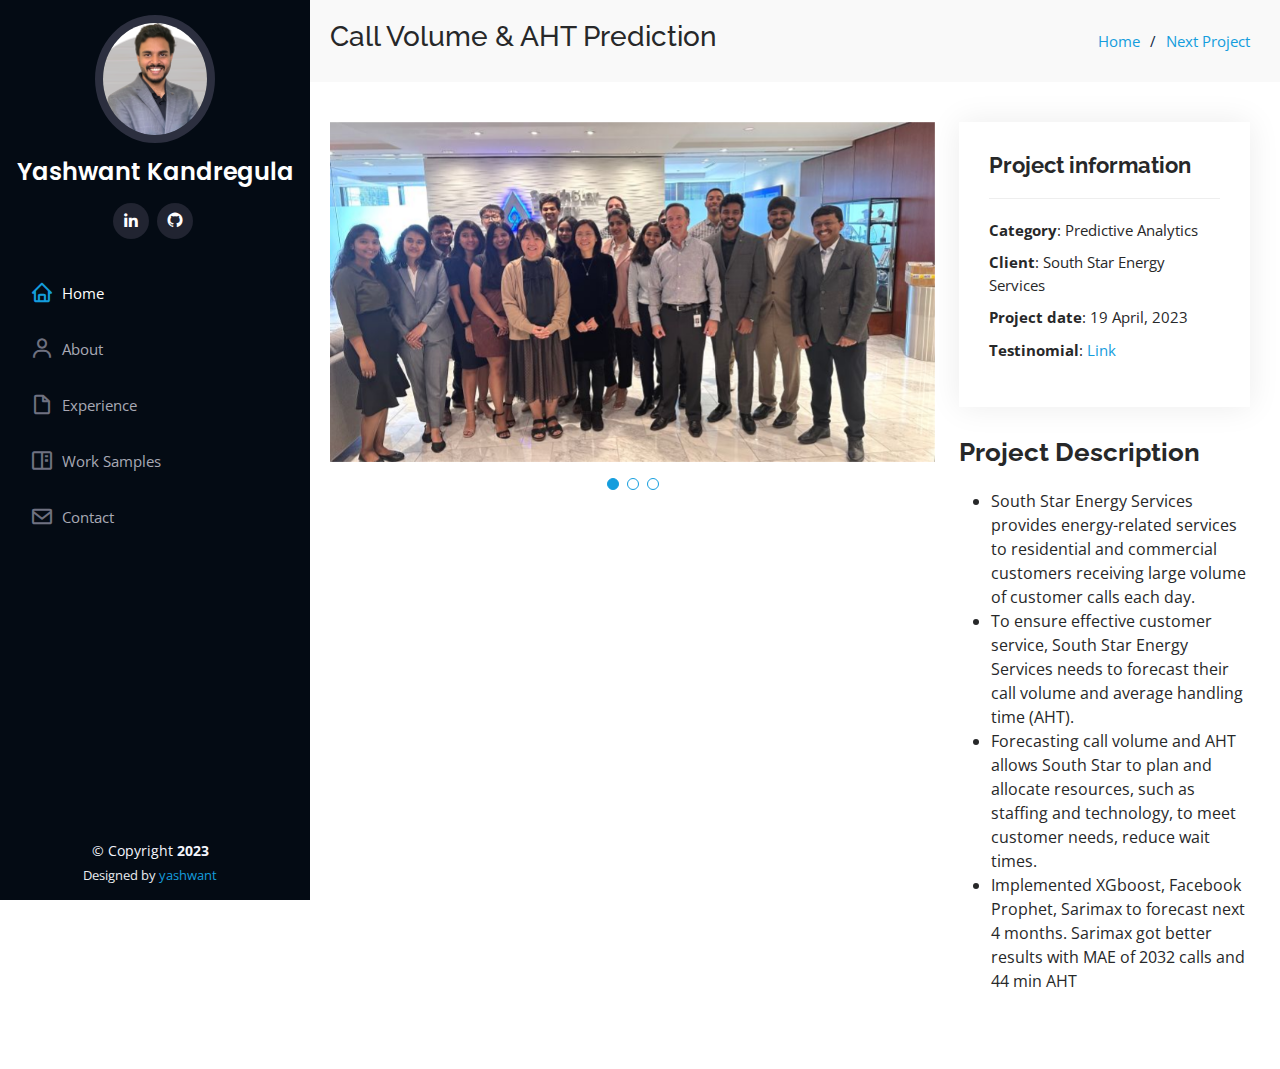
<file: southstar.html>
<!DOCTYPE html>
<html lang="en">

<head>

<!-- Google tag (gtag.js) -->
<script async src="https://www.googletagmanager.com/gtag/js?id=G-3W9GBZ83CG"></script>
<script>
  window.dataLayer = window.dataLayer || [];
  function gtag(){dataLayer.push(arguments);}
  gtag('js', new Date());

  gtag('config', 'G-3W9GBZ83CG');
</script>




  <meta charset="utf-8">
  <meta content="width=device-width, initial-scale=1.0" name="viewport">

  <title>Call Volume & AHT Prediction</title>
  <meta content="" name="description">
  <meta content="" name="keywords">

  <!-- Favicons -->
  <link href="assets/img/favicon.png" rel="icon">
  <link href="assets/img/apple-touch-icon.png" rel="apple-touch-icon">

  <!-- Google Fonts -->
  <link href="https://fonts.googleapis.com/css?family=Open+Sans:300,300i,400,400i,600,600i,700,700i|Raleway:300,300i,400,400i,500,500i,600,600i,700,700i|Poppins:300,300i,400,400i,500,500i,600,600i,700,700i" rel="stylesheet">

  <!-- Vendor CSS Files -->
  <link href="assets/vendor/aos/aos.css" rel="stylesheet">
  <link href="assets/vendor/bootstrap/css/bootstrap.min.css" rel="stylesheet">
  <link href="assets/vendor/bootstrap-icons/bootstrap-icons.css" rel="stylesheet">
  <link href="assets/vendor/boxicons/css/boxicons.min.css" rel="stylesheet">
  <link href="assets/vendor/glightbox/css/glightbox.min.css" rel="stylesheet">
  <link href="assets/vendor/swiper/swiper-bundle.min.css" rel="stylesheet">

  <!-- Template Main CSS File -->
  <link href="assets/css/style.css" rel="stylesheet">



</head>

<body>

  <!-- ======= Mobile nav toggle button ======= -->
  <i class="bi bi-list mobile-nav-toggle d-xl-none"></i>

  <!-- ======= Header ======= -->
  <header id="header">
    <div class="d-flex flex-column">

      <div class="profile">
        <img src="assets/img/profile-img.PNG" alt="" class="img-fluid rounded-circle">
        <h1 class="text-light"><a href="index.html">Yashwant Kandregula</a></h1>
        <div class="social-links mt-3 text-center">
          <a href="https://www.linkedin.com/in/yashwantsk/" class="linkedin"><i class="bx bxl-linkedin"></i></a>
          <a href="https://github.com/yashwant43" class="github"><i class="bx bxl-github"></i></a>

        </div>
      </div>

      <nav id="navbar" class="nav-menu navbar">
        <ul>
          <li><a href="index.html#hero" class="nav-link scrollto active"><i class="bx bx-home"></i> <span>Home</span></a></li>
          <li><a href="index.html#about" class="nav-link scrollto"><i class="bx bx-user"></i> <span>About</span></a></li>
          <li><a href="index.html#resume" class="nav-link scrollto"><i class="bx bx-file-blank"></i> <span>Experience</span></a></li>
          <li><a href="index.html#portfolio" class="nav-link scrollto"><i class="bx bx-book-content"></i> <span>Work Samples</span></a></li>
          <li><a href="index.html#contact" class="nav-link scrollto"><i class="bx bx-envelope"></i> <span>Contact</span></a></li>
        </ul>
      </nav><!-- .nav-menu -->
    </div>
  </header><!-- End Header -->




  <main id="main">

    <!-- ======= Breadcrumbs ======= -->
    <section id="breadcrumbs" class="breadcrumbs">
      <div class="container">

        <div class="d-flex justify-content-between align-items-center">
          <h3>Call Volume & AHT Prediction</h3>
          <ol>
            <li><a href="index.html">Home</a></li>
            <li><a href="licenseplate.html">Next Project</a></li>
          </ol>
        </div>

      </div>


    </section><!-- End Breadcrumbs -->

    <!-- ======= Portfolio Details Section ======= -->
    <section id="portfolio-details" class="portfolio-details">
      <div class="container">

        <div class="row gy-4">

          <div class="col-lg-8">
            <div class="portfolio-details-slider swiper">
              <div class="swiper-wrapper align-items-center">

                
                <div class="swiper-slide">
                  <img src="assets/img/portfolio/southstar.jpeg" alt="">
                </div>

                <div class="swiper-slide">
                  <img src="assets/img/portfolio/Enrollment(Call Vol).png" alt="">
                </div>

                <div class="swiper-slide">
                  <img src="assets/img/portfolio/Escallations(AHT).png" alt="">
                </div>


              </div>
              <div class="swiper-pagination"></div>
            </div>
          </div>

          <div class="col-lg-4">
            <div class="portfolio-info">
              <h3>Project information</h3>
              <ul>
                <li><strong>Category</strong>: Predictive Analytics</li>
                <li><strong>Client</strong>: South Star Energy Services</li>
                <li><strong>Project date</strong>: 19 April, 2023</li>
                <li><strong>Testinomial</strong>: <a href="https://www.linkedin.com/feed/update/urn:li:activity:7054589716205117440/">Link</a></li>
              </ul>
            </div>
            <div class="portfolio-description">
              <h2>Project Description</h2>
              <ul>
               <li> South Star Energy Services provides energy-related services to residential and commercial customers receiving large volume of customer calls each day.​ </li>
               <li> To ensure effective customer service, South Star Energy Services needs to forecast their call volume and average handling time (AHT). </li>
               <li> Forecasting call volume and AHT allows South Star to plan and allocate resources, such as staffing and technology, to meet customer needs, reduce wait times. </li>
               <li> Implemented XGboost, Facebook Prophet, Sarimax to forecast next 4 months. Sarimax got better results with MAE of 2032 calls and 44 min AHT </li>
              
            </div>
          </div>
          </div>

        </div>

      </div>
    </section><!-- End Portfolio Details Section -->

  </main><!-- End #main -->

<!-- Next Portfolio Page -->








  <!-- ======= Footer ======= -->
  <footer id="footer">
    <div class="container">
      <div class="copyright">
        &copy; Copyright <strong><span>2023</span></strong>
      </div>
      <div class="credits">
        <!-- All the links in the footer should remain intact. -->
        <!-- You can delete the links only if you purchased the pro version. -->
        <!-- Licensing information: https://bootstrapmade.com/license/ -->
        <!-- Purchase the pro version with working PHP/AJAX contact form: https://bootstrapmade.com/iportfolio-bootstrap-portfolio-websites-template/ -->
        Designed by <a href="https://github.com/yashwant43">yashwant</a>
      </div>
    </div>
  </footer><!-- End  Footer -->

  <a href="#" class="back-to-top d-flex align-items-center justify-content-center"><i class="bi bi-arrow-up-short"></i></a>

  <!-- Vendor JS Files -->
  <script src="assets/vendor/purecounter/purecounter_vanilla.js"></script>
  <script src="assets/vendor/aos/aos.js"></script>
  <script src="assets/vendor/bootstrap/js/bootstrap.bundle.min.js"></script>
  <script src="assets/vendor/glightbox/js/glightbox.min.js"></script>
  <script src="assets/vendor/isotope-layout/isotope.pkgd.min.js"></script>
  <script src="assets/vendor/swiper/swiper-bundle.min.js"></script>
  <script src="assets/vendor/typed.js/typed.umd.js"></script>
  <script src="assets/vendor/waypoints/noframework.waypoints.js"></script>
  <script src="assets/vendor/php-email-form/validate.js"></script>

  <!-- Template Main JS File -->
  <script src="assets/js/main.js"></script>

</body>

</html>
</file>
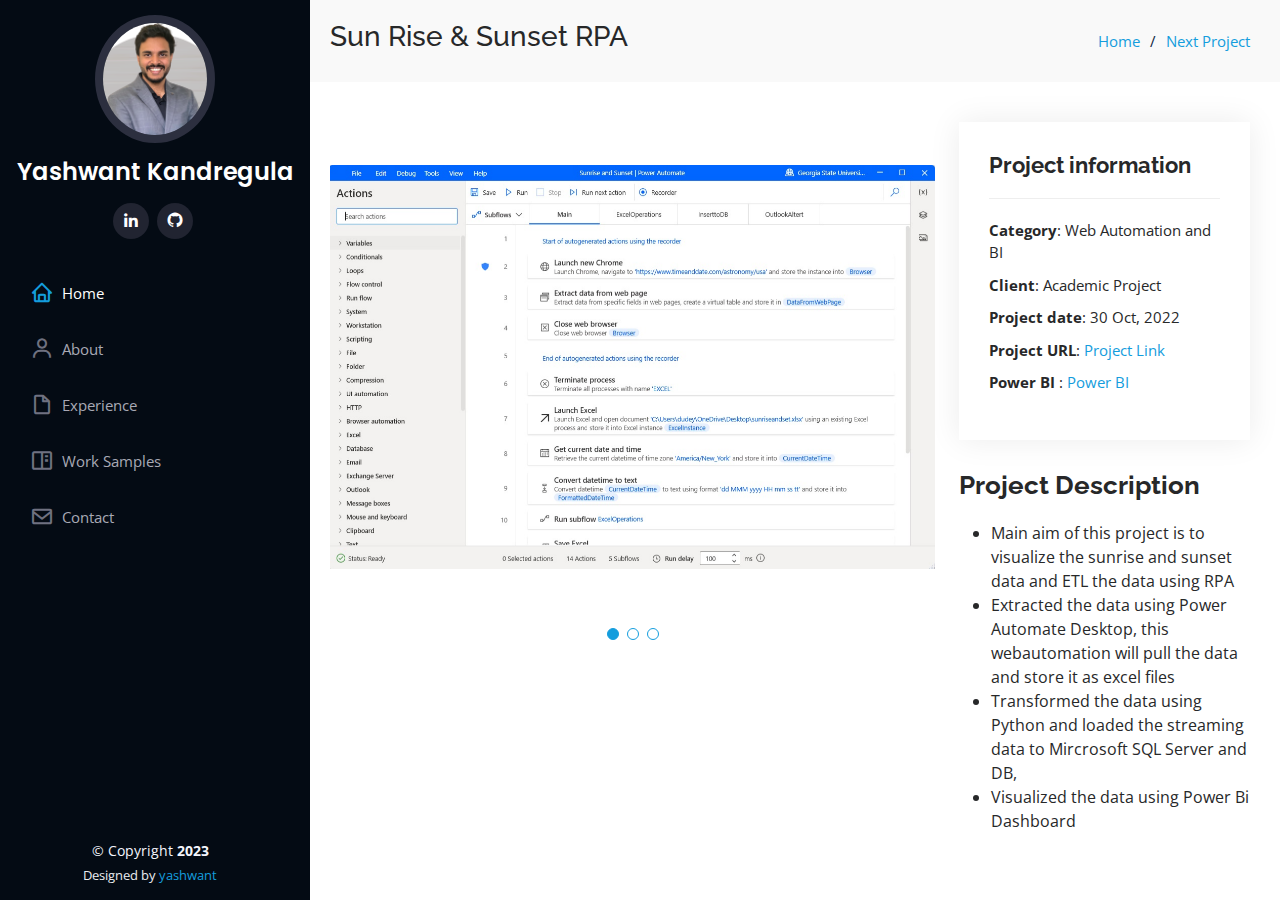
<file: sunrise.html>
<!DOCTYPE html>
<html lang="en">

<head>

<!-- Google tag (gtag.js) -->
<script async src="https://www.googletagmanager.com/gtag/js?id=G-3W9GBZ83CG"></script>
<script>
  window.dataLayer = window.dataLayer || [];
  function gtag(){dataLayer.push(arguments);}
  gtag('js', new Date());

  gtag('config', 'G-3W9GBZ83CG');
</script>




  <meta charset="utf-8">
  <meta content="width=device-width, initial-scale=1.0" name="viewport">

  <title>Sun Rise & Sunset RPA</title>
  <meta content="" name="description">
  <meta content="" name="keywords">

  <!-- Favicons -->
  <link href="assets/img/favicon.png" rel="icon">
  <link href="assets/img/apple-touch-icon.png" rel="apple-touch-icon">

  <!-- Google Fonts -->
  <link href="https://fonts.googleapis.com/css?family=Open+Sans:300,300i,400,400i,600,600i,700,700i|Raleway:300,300i,400,400i,500,500i,600,600i,700,700i|Poppins:300,300i,400,400i,500,500i,600,600i,700,700i" rel="stylesheet">

  <!-- Vendor CSS Files -->
  <link href="assets/vendor/aos/aos.css" rel="stylesheet">
  <link href="assets/vendor/bootstrap/css/bootstrap.min.css" rel="stylesheet">
  <link href="assets/vendor/bootstrap-icons/bootstrap-icons.css" rel="stylesheet">
  <link href="assets/vendor/boxicons/css/boxicons.min.css" rel="stylesheet">
  <link href="assets/vendor/glightbox/css/glightbox.min.css" rel="stylesheet">
  <link href="assets/vendor/swiper/swiper-bundle.min.css" rel="stylesheet">

  <!-- Template Main CSS File -->
  <link href="assets/css/style.css" rel="stylesheet">




</head>

<body>

  <!-- ======= Mobile nav toggle button ======= -->
  <i class="bi bi-list mobile-nav-toggle d-xl-none"></i>

  <!-- ======= Header ======= -->
  <header id="header">
    <div class="d-flex flex-column">

      <div class="profile">
        <img src="assets/img/profile-img.PNG" alt="" class="img-fluid rounded-circle">
        <h1 class="text-light"><a href="index.html">Yashwant Kandregula</a></h1>
        <div class="social-links mt-3 text-center">
          <a href="https://www.linkedin.com/in/yashwantsk/" class="linkedin"><i class="bx bxl-linkedin"></i></a>
          <a href="https://github.com/yashwant43" class="github"><i class="bx bxl-github"></i></a>

        </div>
      </div>

      <nav id="navbar" class="nav-menu navbar">
        <ul>
          <li><a href="index.html#hero" class="nav-link scrollto active"><i class="bx bx-home"></i> <span>Home</span></a></li>
          <li><a href="index.html#about" class="nav-link scrollto"><i class="bx bx-user"></i> <span>About</span></a></li>
          <li><a href="index.html#resume" class="nav-link scrollto"><i class="bx bx-file-blank"></i> <span>Experience</span></a></li>
          <li><a href="index.html#portfolio" class="nav-link scrollto"><i class="bx bx-book-content"></i> <span>Work Samples</span></a></li>
          <li><a href="index.html#contact" class="nav-link scrollto"><i class="bx bx-envelope"></i> <span>Contact</span></a></li>
        </ul>
      </nav><!-- .nav-menu -->
    </div>
  </header><!-- End Header -->

  <main id="main">

    <!-- ======= Breadcrumbs ======= -->
    <section id="breadcrumbs" class="breadcrumbs">
      <div class="container">

        <div class="d-flex justify-content-between align-items-center">
          <h3>Sun Rise & Sunset RPA</h3>
          <ol>
            <li><a href="index.html">Home</a></li>
            <li><a href="gra.html">Next Project</a></li>
          </ol>
        </div>

      </div>
    </section><!-- End Breadcrumbs -->

    <!-- ======= Portfolio Details Section ======= -->
    <section id="portfolio-details" class="portfolio-details">
      <div class="container">

        <div class="row gy-4">

          <div class="col-lg-8">
            <div class="portfolio-details-slider swiper">
              <div class="swiper-wrapper align-items-center">
                
                <div class="swiper-slide">
                  <img src="assets/img/portfolio/sun2.jpg" alt="">
                </div>
                <div class="swiper-slide">
                  <img src="assets/img/portfolio/sun3.jpg" alt="">
                </div>
                <div class="swiper-slide">
                  <img src="assets/img/portfolio/sun1.jpg" alt="">
                </div>


              </div>
              <div class="swiper-pagination"></div>
            </div>
          </div>

          <div class="col-lg-4">
            <div class="portfolio-info">
              <h3>Project information</h3>
              <ul>
                <li><strong>Category</strong>: Web Automation and BI</li>
                <li><strong>Client</strong>: Academic Project</li>
                <li><strong>Project date</strong>: 30 Oct, 2022</li>
                <li><strong>Project URL</strong>: <a href="https://github.com/yashwant43/RPA_sunrisesunset">Project Link</a></li>
                <li><strong>Power BI </strong>: <a href="https://app.powerbi.com/groups/me/reports/7c50dba9-ccbe-46b9-8b3b-a901babc566a/ReportSection?experience=power-bi">Power BI</a></li>
              </ul>
            </div>
            <div class="portfolio-description">
              <h2>Project Description</h2>
              <ul>
               <li> Main aim of this project is to visualize the sunrise and sunset data and ETL the data using RPA </li>
               <li> Extracted the data using Power Automate Desktop, this webautomation will pull the data and store it as excel files</li>
               <li> Transformed the data using Python and loaded the streaming data to Mircrosoft SQL Server and DB, </li>
               <li> Visualized the data using Power Bi Dashboard</li>
              
            </div>
          </div>
          </div>

        </div>

      </div>
    </section><!-- End Portfolio Details Section -->

  </main><!-- End #main -->

  <!-- ======= Footer ======= -->
  <footer id="footer">
    <div class="container">
      <div class="copyright">
        &copy; Copyright <strong><span>2023</span></strong>
      </div>
      <div class="credits">
        <!-- All the links in the footer should remain intact. -->
        <!-- You can delete the links only if you purchased the pro version. -->
        <!-- Licensing information: https://bootstrapmade.com/license/ -->
        <!-- Purchase the pro version with working PHP/AJAX contact form: https://bootstrapmade.com/iportfolio-bootstrap-portfolio-websites-template/ -->
        Designed by <a href="https://github.com/yashwant43">yashwant</a>
      </div>
    </div>
  </footer><!-- End  Footer -->

  <a href="#" class="back-to-top d-flex align-items-center justify-content-center"><i class="bi bi-arrow-up-short"></i></a>

  <!-- Vendor JS Files -->
  <script src="assets/vendor/purecounter/purecounter_vanilla.js"></script>
  <script src="assets/vendor/aos/aos.js"></script>
  <script src="assets/vendor/bootstrap/js/bootstrap.bundle.min.js"></script>
  <script src="assets/vendor/glightbox/js/glightbox.min.js"></script>
  <script src="assets/vendor/isotope-layout/isotope.pkgd.min.js"></script>
  <script src="assets/vendor/swiper/swiper-bundle.min.js"></script>
  <script src="assets/vendor/typed.js/typed.umd.js"></script>
  <script src="assets/vendor/waypoints/noframework.waypoints.js"></script>
  <script src="assets/vendor/php-email-form/validate.js"></script>

  <!-- Template Main JS File -->
  <script src="assets/js/main.js"></script>

</body>

</html>
</file>
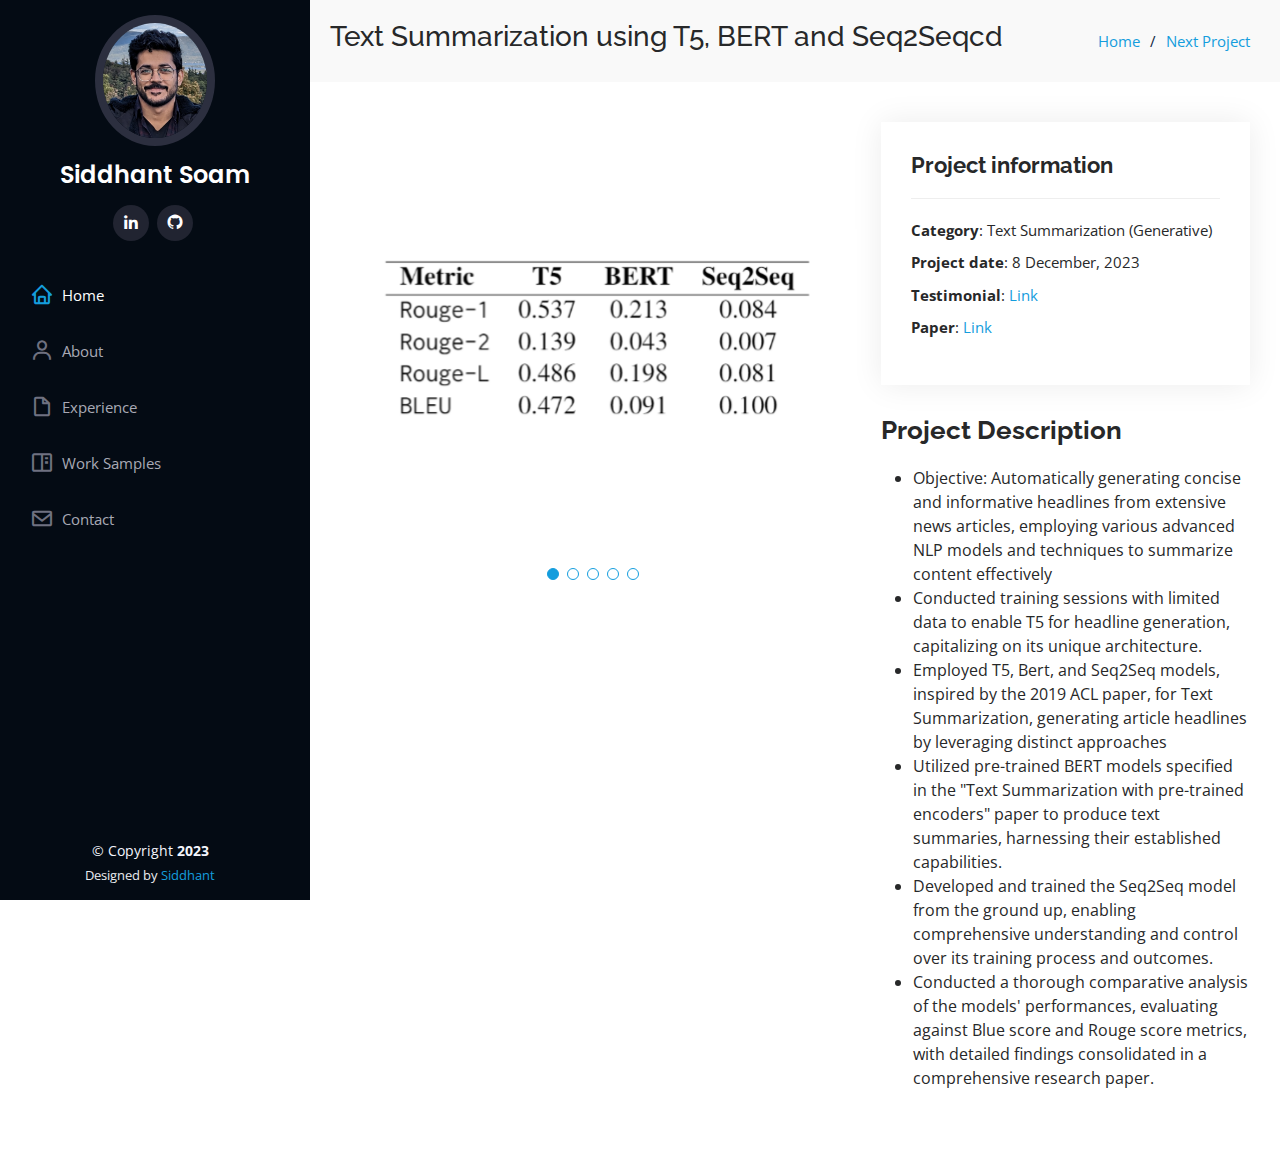
<file: textsummarizer.html>
<!DOCTYPE html>
<html lang="en">

<head>

<!-- Google tag (gtag.js) -->
<script async src="https://www.googletagmanager.com/gtag/js?id=G-3W9GBZ83CG"></script>
<script>
  window.dataLayer = window.dataLayer || [];
  function gtag(){dataLayer.push(arguments);}
  gtag('js', new Date());

  gtag('config', 'G-3W9GBZ83CG');
</script>




  <meta charset="utf-8">
  <meta content="width=device-width, initial-scale=1.0" name="viewport">

  <title>Call Volume & AHT Prediction</title>
  <meta content="" name="description">
  <meta content="" name="keywords">

  <!-- Favicons -->
  <link href="assets/img/favicon.png" rel="icon">
  <link href="assets/img/apple-touch-icon.png" rel="apple-touch-icon">

  <!-- Google Fonts -->
  <link href="https://fonts.googleapis.com/css?family=Open+Sans:300,300i,400,400i,600,600i,700,700i|Raleway:300,300i,400,400i,500,500i,600,600i,700,700i|Poppins:300,300i,400,400i,500,500i,600,600i,700,700i" rel="stylesheet">

  <!-- Vendor CSS Files -->
  <link href="assets/vendor/aos/aos.css" rel="stylesheet">
  <link href="assets/vendor/bootstrap/css/bootstrap.min.css" rel="stylesheet">
  <link href="assets/vendor/bootstrap-icons/bootstrap-icons.css" rel="stylesheet">
  <link href="assets/vendor/boxicons/css/boxicons.min.css" rel="stylesheet">
  <link href="assets/vendor/glightbox/css/glightbox.min.css" rel="stylesheet">
  <link href="assets/vendor/swiper/swiper-bundle.min.css" rel="stylesheet">

  <!-- Template Main CSS File -->
  <link href="assets/css/style.css" rel="stylesheet">



</head>

<body>

  <!-- ======= Mobile nav toggle button ======= -->
  <i class="bi bi-list mobile-nav-toggle d-xl-none"></i>

  <!-- ======= Header ======= -->
  <header id="header">
    <div class="d-flex flex-column">

      <div class="profile">
        <img src="assets/img/profile_pic.png" alt="" class="img-fluid rounded-circle">
        <h1 class="text-light"><a href="index.html">Siddhant Soam</a></h1>
        <div class="social-links mt-3 text-center">
          <a href="https://www.linkedin.com/in/siddhant-soam/" class="linkedin"><i class="bx bxl-linkedin"></i></a>
          <a href="https://github.com/SiddhantSoam" class="github"><i class="bx bxl-github"></i></a>

        </div>
      </div>

      <nav id="navbar" class="nav-menu navbar">
        <ul>
          <li><a href="index.html#hero" class="nav-link scrollto active"><i class="bx bx-home"></i> <span>Home</span></a></li>
          <li><a href="index.html#about" class="nav-link scrollto"><i class="bx bx-user"></i> <span>About</span></a></li>
          <li><a href="index.html#resume" class="nav-link scrollto"><i class="bx bx-file-blank"></i> <span>Experience</span></a></li>
          <li><a href="index.html#portfolio" class="nav-link scrollto"><i class="bx bx-book-content"></i> <span>Work Samples</span></a></li>
          <li><a href="index.html#contact" class="nav-link scrollto"><i class="bx bx-envelope"></i> <span>Contact</span></a></li>
        </ul>
      </nav><!-- .nav-menu -->
    </div>
  </header><!-- End Header -->




  <main id="main">

    <!-- ======= Breadcrumbs ======= -->
    <section id="breadcrumbs" class="breadcrumbs">
      <div class="container">

        <div class="d-flex justify-content-between align-items-center">
          <h3>Text Summarization using T5, BERT and Seq2Seqcd</h3>
          <ol>
            <li><a href="index.html">Home</a></li>
            <li><a href="licenseplate.html">Next Project</a></li>
          </ol>
        </div>

      </div>


    </section><!-- End Breadcrumbs -->

    <!-- ======= Portfolio Details Section ======= -->
    <section id="portfolio-details" class="portfolio-details">
      <div class="container">

        <div class="row gy-4">

          <div class="col-lg-7">
            <div class="portfolio-details-slider swiper">
              <div class="swiper-wrapper align-items-center">

                
                <div class="swiper-slide">
                  <img src="assets/img/text_summarizer_images/text_summarizer_results.png" alt="">
                </div>

                <div class="swiper-slide">
                  <img src="assets/img/text_summarizer_images/Seq2Seq_loss_graph.png" alt="">
                </div>

                <div class="swiper-slide">
                  <img src="assets/img/text_summarizer_images/T5_generated_summaries.png" alt="">
                </div>
                <div class="swiper-slide">
                  <img src="assets/img/text_summarizer_images/Bert_generated_Summaries.png" alt="">
                </div>
                <div class="swiper-slide">
                  <img src="assets/img/text_summarizer_images/Seq2Seq_generated_summaries.png" alt="">
                </div>


              </div>
              <div class="swiper-pagination"></div>
            </div>
          </div>

          <div class="col-lg-5">
            <div class="portfolio-info">
              <h3>Project information</h3>
              <ul>
                <li><strong>Category</strong>: Text Summarization (Generative)</li>
                <!-- <li><strong>Client</strong>: South Star Energy Services</li> -->
                <li><strong>Project date</strong>: 8 December, 2023</li>
                <li><strong>Testimonial</strong>: <a href="https://github.com/SiddhantSoam/Text_Summarization">Link</a></li>
                <li><strong>Paper</strong>: <a href="https://github.com/SiddhantSoam/Text_Summarization/blob/main/TextSummarization_T5_BERT_Seq2Seq.pdf">Link</a></li>
              </ul>
            </div>
            <div class="portfolio-description">
              <h2>Project Description</h2>
              <ul>
               <li> Objective: Automatically generating concise and informative headlines from extensive news articles, employing various advanced NLP models and techniques to summarize content effectively​ </li>
               <li> Conducted training sessions with limited data to enable T5 for headline generation, capitalizing on its unique architecture. </li>
               <li> Employed T5, Bert, and Seq2Seq models, inspired by the 2019 ACL paper, for Text Summarization, generating article headlines by leveraging distinct approaches </li>
               <li> Utilized pre-trained BERT models specified in the "Text Summarization with pre-trained encoders" paper to produce text summaries, harnessing their established capabilities. </li>
               <li> Developed and trained the Seq2Seq model from the ground up, enabling comprehensive understanding and control over its training process and outcomes. </li>
               <li> Conducted a thorough comparative analysis of the models' performances, evaluating against Blue score and Rouge score metrics, with detailed findings consolidated in a comprehensive research paper. </li>
              
            </div>
          </div>
          </div>

        </div>

      </div>
    </section><!-- End Portfolio Details Section -->

  </main><!-- End #main -->

<!-- Next Portfolio Page -->








  <!-- ======= Footer ======= -->
  <footer id="footer">
    <div class="container">
      <div class="copyright">
        &copy; Copyright <strong><span>2023</span></strong>
      </div>
      <div class="credits">
        <!-- All the links in the footer should remain intact. -->
        <!-- You can delete the links only if you purchased the pro version. -->
        <!-- Licensing information: https://bootstrapmade.com/license/ -->
        <!-- Purchase the pro version with working PHP/AJAX contact form: https://bootstrapmade.com/iportfolio-bootstrap-portfolio-websites-template/ -->
        Designed by <a href="https://github.com/SiddhantSoam">Siddhant</a>
      </div>
    </div>
  </footer><!-- End  Footer -->

  <a href="#" class="back-to-top d-flex align-items-center justify-content-center"><i class="bi bi-arrow-up-short"></i></a>

  <!-- Vendor JS Files -->
  <script src="assets/vendor/purecounter/purecounter_vanilla.js"></script>
  <script src="assets/vendor/aos/aos.js"></script>
  <script src="assets/vendor/bootstrap/js/bootstrap.bundle.min.js"></script>
  <script src="assets/vendor/glightbox/js/glightbox.min.js"></script>
  <script src="assets/vendor/isotope-layout/isotope.pkgd.min.js"></script>
  <script src="assets/vendor/swiper/swiper-bundle.min.js"></script>
  <script src="assets/vendor/typed.js/typed.umd.js"></script>
  <script src="assets/vendor/waypoints/noframework.waypoints.js"></script>
  <script src="assets/vendor/php-email-form/validate.js"></script>

  <!-- Template Main JS File -->
  <script src="assets/js/main.js"></script>

</body>

</html>
</file>
<file: assets/css/style.css>
/**
* Template Name: iPortfolio
* Updated: Sep 18 2023 with Bootstrap v5.3.2
* Template URL: https://bootstrapmade.com/iportfolio-bootstrap-portfolio-websites-template/
* Author: BootstrapMade.com
* License: https://bootstrapmade.com/license/
*/

/*--------------------------------------------------------------
# General
--------------------------------------------------------------*/
body {
  font-family: "Open Sans", sans-serif;
  color: #272829;
}

a {
  color: #149ddd;
  text-decoration: none;
}

a:hover {
  color: #37b3ed;
  text-decoration: none;
}

h1,
h2,
h3,
h4,
h5,
h6 {
  font-family: "Raleway", sans-serif;
}

/*--------------------------------------------------------------
# Back to top button
--------------------------------------------------------------*/
.back-to-top {
  position: fixed;
  visibility: hidden;
  opacity: 0;
  right: 15px;
  bottom: 15px;
  z-index: 996;
  background: #149ddd;
  width: 40px;
  height: 40px;
  border-radius: 50px;
  transition: all 0.4s;
}

.back-to-top i {
  font-size: 28px;
  color: #fff;
  line-height: 0;
}

.back-to-top:hover {
  background: #2eafec;
  color: #fff;
}

.back-to-top.active {
  visibility: visible;
  opacity: 1;
}

/*--------------------------------------------------------------
# Header
--------------------------------------------------------------*/
#header {
  position: fixed;
  top: 0;
  left: 0;
  bottom: 0;
  width: 310px;
  transition: all ease-in-out 0.5s;
  z-index: 9997;
  transition: all 0.5s;
  padding: 0 15px;
  background: #040b14;
  overflow-y: auto;
}

#header .profile img {
  margin: 15px auto;
  display: block;
  width: 120px;
  border: 8px solid #2c2f3f;
}

#header .profile h1 {
  font-size: 24px;
  margin: 0;
  padding: 0;
  font-weight: 600;
  -moz-text-align-last: center;
  text-align-last: center;
  font-family: "Poppins", sans-serif;
}

#header .profile h1 a,
#header .profile h1 a:hover {
  color: #fff;
  text-decoration: none;
}

#header .profile .social-links a {
  font-size: 18px;
  display: inline-block;
  background: #212431;
  color: #fff;
  line-height: 1;
  padding: 8px 0;
  margin-right: 4px;
  border-radius: 50%;
  text-align: center;
  width: 36px;
  height: 36px;
  transition: 0.3s;
}

#header .profile .social-links a:hover {
  background: #149ddd;
  color: #fff;
  text-decoration: none;
}

#main {
  margin-left: 300px;
}

.container,
.container-fluid {
  padding-left: 30px;
  padding-right: 30px;
}

@media (max-width: 1199px) {
  #header {
    left: -300px;
  }

  #main {
    margin-left: 0;
  }

  .container,
  .container-fluid {
    padding-left: 12px;
    padding-right: 12px;
  }
}

/*--------------------------------------------------------------
# Navigation Menu
--------------------------------------------------------------*/
/* Desktop Navigation */
.nav-menu {
  padding: 30px 0 0 0;
}

.nav-menu * {
  margin: 0;
  padding: 0;
  list-style: none;
}

.nav-menu>ul>li {
  position: relative;
  white-space: nowrap;
}

.nav-menu a,
.nav-menu a:focus {
  display: flex;
  align-items: center;
  color: #a8a9b4;
  padding: 12px 15px;
  margin-bottom: 8px;
  transition: 0.3s;
  font-size: 15px;
}

.nav-menu a i,
.nav-menu a:focus i {
  font-size: 24px;
  padding-right: 8px;
  color: #6f7180;
}

.nav-menu a:hover,
.nav-menu .active,
.nav-menu .active:focus,
.nav-menu li:hover>a {
  text-decoration: none;
  color: #fff;
}

.nav-menu a:hover i,
.nav-menu .active i,
.nav-menu .active:focus i,
.nav-menu li:hover>a i {
  color: #149ddd;
}

/* Mobile Navigation */
.mobile-nav-toggle {
  position: fixed;
  right: 15px;
  top: 15px;
  z-index: 9998;
  border: 0;
  font-size: 24px;
  transition: all 0.4s;
  outline: none !important;
  background-color: #149ddd;
  color: #fff;
  width: 40px;
  height: 40px;
  display: inline-flex;
  align-items: center;
  justify-content: center;
  line-height: 0;
  border-radius: 50px;
  cursor: pointer;
}

.mobile-nav-active {
  overflow: hidden;
}

.mobile-nav-active #header {
  left: 0;
}


/*
#Next Portfolio
*/

.next-portfolio {
  display: flex;
  flex-direction: column; /* Align vertically */
  align-items: center; /* Center horizontally */
  text-decoration: none;
  color: #007bff; /* Change the color as needed */
  position: fixed;
  top: 0; /* Position at the top of the page */
  right: 0; /* Align to the right */
}

.next-portfolio i {
  margin-left: 10px; /* Add some space between the text and the icon */
}


/*--------------------------------------------------------------
# Hero Section
--------------------------------------------------------------*/
#hero {
  width: 100%;
  height: 100vh;
  background: url("../img/background_imagess/bg2.png") top center;
  background-size: cover;
}

#hero:before {
  content: "";
  background: rgba(5, 13, 24, 0.3);
  position: absolute;
  bottom: 0;
  top: 0;
  left: 0;
  right: 0;
  z-index: 1;
}

#hero .hero-container {
  position: relative;
  z-index: 2;
  min-width: 300px;
}

#hero h1 {
  margin: 0 0 10px 0;
  font-size: 64px;
  font-weight: 700;
  line-height: 56px;
  color: #fff;
}

#hero p {
  color: #fff;
  margin-bottom: 50px;
  font-size: 26px;
  font-family: "Poppins", sans-serif;
}

#hero p span {
  color: #fff;
  padding-bottom: 4px;
  letter-spacing: 1px;
  border-bottom: 3px solid #149ddd;
}

@media (min-width: 1024px) {
  #hero {
    background-attachment: fixed;
  }
}

@media (max-width: 768px) {
  #hero h1 {
    font-size: 28px;
    line-height: 36px;
  }

  #hero h2 {
    font-size: 18px;
    line-height: 24px;
    margin-bottom: 30px;
  }
}

/*--------------------------------------------------------------
# Sections General
--------------------------------------------------------------*/
section {
  padding: 60px 0;
  overflow: hidden;
}

.section-bg {
  background: #f5f8fd;
}

.section-title {
  padding-bottom: 30px;
}

.section-title h2 {
  font-size: 32px;
  font-weight: bold;
  margin-bottom: 20px;
  padding-bottom: 20px;
  position: relative;
  color: #173b6c;
}

.section-title h2::after {
  content: "";
  position: absolute;
  display: block;
  width: 50px;
  height: 3px;
  background: #149ddd;
  bottom: 0;
  left: 0;
}

.section-title p {
  margin-bottom: 0;
}

/*--------------------------------------------------------------
# About
--------------------------------------------------------------*/
.about .content h3 {
  font-weight: 700;
  font-size: 26px;
  color: #173b6c;
}

.about .content ul {
  list-style: none;
  padding: 0;
}

.about .content ul li {
  margin-bottom: 20px;
  display: flex;
  align-items: center;
}

.about .content ul strong {
  margin-right: 10px;
}

.about .content ul i {
  font-size: 16px;
  margin-right: 5px;
  color: #149ddd;
  line-height: 0;
}

.about .content p:last-child {
  margin-bottom: 0;
}

/*--------------------------------------------------------------
# Facts
--------------------------------------------------------------*/
.facts {
  padding-bottom: 30px;
}

.facts .count-box {
  padding: 30px;
  width: 100%;
}

.facts .count-box i {
  display: block;
  font-size: 44px;
  color: #149ddd;
  float: left;
  line-height: 0;
}

.facts .count-box span {
  font-size: 48px;
  line-height: 40px;
  display: block;
  font-weight: 700;
  color: #050d18;
  margin-left: 60px;
}

.facts .count-box p {
  padding: 15px 0 0 0;
  margin: 0 0 0 60px;
  font-family: "Raleway", sans-serif;
  font-size: 14px;
  color: #122f57;
}

.facts .count-box a {
  font-weight: 600;
  display: block;
  margin-top: 20px;
  color: #122f57;
  font-size: 15px;
  font-family: "Poppins", sans-serif;
  transition: ease-in-out 0.3s;
}

.facts .count-box a:hover {
  color: #1f5297;
}

/*--------------------------------------------------------------
# Akills
--------------------------------------------------------------*/
.skills .progress {
  height: 60px;
  display: block;
  background: none;
  border-radius: 0;
}

.skills .progress .skill {
  padding: 0;
  margin: 0 0 6px 0;
  text-transform: uppercase;
  display: block;
  font-weight: 600;
  font-family: "Poppins", sans-serif;
  color: #050d18;
}

.skills .progress .skill .val {
  float: right;
  font-style: normal;
}

.skills .progress-bar-wrap {
  background: #dce8f8;
  height: 10px;
}

.skills .progress-bar {
  width: 1px;
  height: 10px;
  transition: 0.9s;
  background-color: #149ddd;
}

.skill-box {
  display: inline-block; /* Make skill boxes inline */
  margin: 0 8px 15px; /* Add some spacing between boxes */
  padding: 5px;
  border: 3px solid #ddd;
  border-radius: 8px;
  background-color: #fff; /* Adjust the background color as needed */
}


/*--------------------------------------------------------------
# Resume
--------------------------------------------------------------*/
.resume .resume-title {
  font-size: 26px;
  font-weight: 700;
  margin-top: 20px;
  margin-bottom: 20px;
  color: #050d18;
}

.resume .resume-item {
  padding: 0 0 20px 20px;
  margin-top: -2px;
  border-left: 2px solid #1f5297;
  position: relative;
}

.resume .resume-item h4 {
  line-height: 18px;
  font-size: 18px;
  font-weight: 600;
  text-transform: uppercase;
  font-family: "Poppins", sans-serif;
  color: #050d18;
  margin-bottom: 10px;
}

.resume .resume-item h5 {
  font-size: 16px;
  background: #e4edf9;
  padding: 5px 15px;
  display: inline-block;
  font-weight: 600;
  margin-bottom: 10px;
}

.resume .resume-item ul {
  padding-left: 20px;
}

.resume .resume-item ul li {
  padding-bottom: 10px;
}

.resume .resume-item:last-child {
  padding-bottom: 0;
}

.resume .resume-item::before {
  content: "";
  position: absolute;
  width: 16px;
  height: 16px;
  border-radius: 50px;
  left: -9px;
  top: 0;
  background: #fff;
  border: 2px solid #1f5297;
}

/*--------------------------------------------------------------
# Portfolio
--------------------------------------------------------------*/
.portfolio .portfolio-item {
  margin-bottom: 30px;
}

.portfolio #portfolio-flters {
  padding: 0;
  margin: 0 auto 35px auto;
  list-style: none;
  text-align: center;
  background: #fff;
  border-radius: 50px;
  padding: 2px 15px;
}

.portfolio #portfolio-flters li {
  cursor: pointer;
  display: inline-block;
  padding: 10px 15px 8px 15px;
  font-size: 14px;
  font-weight: 600;
  line-height: 1;
  text-transform: uppercase;
  color: #272829;
  margin-bottom: 5px;
  transition: all 0.3s ease-in-out;
}

.portfolio #portfolio-flters li:hover,
.portfolio #portfolio-flters li.filter-active {
  color: #149ddd;
}

.portfolio #portfolio-flters li:last-child {
  margin-right: 0;
}

.portfolio .portfolio-wrap {
  transition: 0.3s;
  position: relative;
  overflow: hidden;
  z-index: 1;
}

.portfolio .portfolio-wrap::before {
  content: "";
  background: rgba(255, 255, 255, 0.5);
  position: absolute;
  left: 0;
  right: 0;
  top: 0;
  bottom: 0;
  transition: all ease-in-out 0.3s;
  z-index: 2;
  opacity: 0;
}

.portfolio .portfolio-wrap .portfolio-links {
  opacity: 1;
  left: 0;
  right: 0;
  bottom: -60px;
  z-index: 3;
  position: absolute;
  transition: all ease-in-out 0.3s;
  display: flex;
  justify-content: center;
}

.portfolio .portfolio-wrap .portfolio-links a {
  color: #fff;
  font-size: 28px;
  text-align: center;
  background: rgba(20, 157, 221, 0.75);
  transition: 0.3s;
  width: 50%;
}

.portfolio .portfolio-wrap .portfolio-links a:hover {
  background: rgba(20, 157, 221, 0.95);
}

.portfolio .portfolio-wrap .portfolio-links a+a {
  border-left: 1px solid #37b3ed;
}

.portfolio .portfolio-wrap:hover::before {
  top: 0;
  left: 0;
  right: 0;
  bottom: 0;
  opacity: 1;
}

.portfolio .portfolio-wrap:hover .portfolio-links {
  opacity: 1;
  bottom: 0;
}

/*--------------------------------------------------------------
# Portfolio Details
--------------------------------------------------------------*/
.portfolio-details {
  padding-top: 40px;
}

.portfolio-details .portfolio-details-slider img {
  width: 100%;
}

.portfolio-details .portfolio-details-slider .swiper-pagination {
  margin-top: 20px;
  position: relative;
}

.portfolio-details .portfolio-details-slider .swiper-pagination .swiper-pagination-bullet {
  width: 12px;
  height: 12px;
  background-color: #fff;
  opacity: 1;
  border: 1px solid #149ddd;
}

.portfolio-details .portfolio-details-slider .swiper-pagination .swiper-pagination-bullet-active {
  background-color: #149ddd;
}

.portfolio-details .portfolio-info {
  padding: 30px;
  box-shadow: 0px 0 30px rgba(5, 13, 24, 0.08);
}

.portfolio-details .portfolio-info h3 {
  font-size: 22px;
  font-weight: 700;
  margin-bottom: 20px;
  padding-bottom: 20px;
  border-bottom: 1px solid #eee;
}

.portfolio-details .portfolio-info ul {
  list-style: none;
  padding: 0;
  font-size: 15px;
}

.portfolio-details .portfolio-info ul li+li {
  margin-top: 10px;
}

.portfolio-details .portfolio-description {
  padding-top: 30px;
}

.portfolio-details .portfolio-description h2 {
  font-size: 26px;
  font-weight: 700;
  margin-bottom: 20px;
}

.portfolio-details .portfolio-description p {
  padding: 0;
}

/*--------------------------------------------------------------
# Services
--------------------------------------------------------------*/
.services .icon-box {
  margin-bottom: 20px;
}

.services .icon {
  float: left;
  display: flex;
  align-items: center;
  justify-content: center;
  width: 54px;
  height: 54px;
  background: #149ddd;
  border-radius: 50%;
  transition: 0.5s;
  border: 1px solid #149ddd;
}

.services .icon i {
  color: #fff;
  font-size: 24px;
  line-height: 0;
}

.services .icon-box:hover .icon {
  background: #fff;
}

.services .icon-box:hover .icon i {
  color: #149ddd;
}

.services .title {
  margin-left: 80px;
  font-weight: 700;
  margin-bottom: 15px;
  font-size: 18px;
}

.services .title a {
  color: #343a40;
}

.services .title a:hover {
  color: #149ddd;
}

.services .description {
  margin-left: 80px;
  line-height: 24px;
  font-size: 14px;
}

/*--------------------------------------------------------------
# Testimonials
--------------------------------------------------------------*/
.testimonials .testimonials-carousel,
.testimonials .testimonials-slider {
  overflow: hidden;
}

.testimonials .testimonial-item {
  box-sizing: content-box;
  text-align: center;
  min-height: 320px;
}

.testimonials .testimonial-item .testimonial-img {
  width: 90px;
  border-radius: 50%;
  margin: 0 auto;
}

.testimonials .testimonial-item h3 {
  font-size: 18px;
  font-weight: bold;
  margin: 10px 0 5px 0;
  color: #111;
}

.testimonials .testimonial-item h4 {
  font-size: 14px;
  color: #999;
  margin: 0;
}

.testimonials .testimonial-item .quote-icon-left,
.testimonials .testimonial-item .quote-icon-right {
  color: #c3e8fa;
  font-size: 26px;
}

.testimonials .testimonial-item .quote-icon-left {
  display: inline-block;
  left: -5px;
  position: relative;
}

.testimonials .testimonial-item .quote-icon-right {
  display: inline-block;
  right: -5px;
  position: relative;
  top: 10px;
}

.testimonials .testimonial-item p {
  font-style: italic;
  margin: 0 15px 15px 15px;
  padding: 20px;
  background: #fff;
  position: relative;
  margin-bottom: 35px;
  border-radius: 6px;
  box-shadow: 0px 2px 15px rgba(0, 0, 0, 0.1);
}

.testimonials .testimonial-item p::after {
  content: "";
  width: 0;
  height: 0;
  border-top: 20px solid #fff;
  border-right: 20px solid transparent;
  border-left: 20px solid transparent;
  position: absolute;
  bottom: -20px;
  left: calc(50% - 20px);
}

.testimonials .swiper-pagination {
  margin-top: 20px;
  position: relative;
}

.testimonials .swiper-pagination .swiper-pagination-bullet {
  width: 12px;
  height: 12px;
  background-color: #fff;
  opacity: 1;
  border: 1px solid #149ddd;
}

.testimonials .swiper-pagination .swiper-pagination-bullet-active {
  background-color: #149ddd;
}

/*--------------------------------------------------------------
# Contact
--------------------------------------------------------------*/
.contact {
  padding-bottom: 130px;
}

.contact .info {
  padding: 30px;
  background: #fff;
  width: 100%;
  box-shadow: 0 0 24px 0 rgba(0, 0, 0, 0.12);
}

.contact .info i {
  font-size: 20px;
  color: #149ddd;
  float: left;
  width: 44px;
  height: 44px;
  background: #dff3fc;
  display: flex;
  justify-content: center;
  align-items: center;
  border-radius: 50px;
  transition: all 0.3s ease-in-out;
}

.contact .info h4 {
  padding: 0 0 0 60px;
  font-size: 22px;
  font-weight: 600;
  margin-bottom: 5px;
  color: #050d18;
}

.contact .info p {
  padding: 0 0 10px 60px;
  margin-bottom: 20px;
  font-size: 14px;
  color: #173b6c;
}

.contact .info .email p {
  padding-top: 5px;
}

.contact .info .social-links {
  padding-left: 60px;
}

.contact .info .social-links a {
  font-size: 18px;
  display: inline-block;
  background: #333;
  color: #fff;
  line-height: 1;
  padding: 8px 0;
  border-radius: 50%;
  text-align: center;
  width: 36px;
  height: 36px;
  transition: 0.3s;
  margin-right: 10px;
}

.contact .info .social-links a:hover {
  background: #149ddd;
  color: #fff;
}

.contact .info .email:hover i,
.contact .info .address:hover i,
.contact .info .phone:hover i {
  background: #149ddd;
  color: #fff;
}

.contact .php-email-form {
  width: 100%;
  padding: 30px;
  background: #fff;
  box-shadow: 0 0 24px 0 rgba(0, 0, 0, 0.12);
}

.contact .php-email-form .form-group {
  padding-bottom: 8px;
}

.contact .php-email-form .validate {
  display: none;
  color: red;
  margin: 0 0 15px 0;
  font-weight: 400;
  font-size: 13px;
}

.contact .php-email-form .error-message {
  display: none;
  color: #fff;
  background: #ed3c0d;
  text-align: left;
  padding: 15px;
  font-weight: 600;
}

.contact .php-email-form .error-message br+br {
  margin-top: 25px;
}

.contact .php-email-form .sent-message {
  display: none;
  color: #fff;
  background: #18d26e;
  text-align: center;
  padding: 15px;
  font-weight: 600;
}

.contact .php-email-form .loading {
  display: none;
  background: #fff;
  text-align: center;
  padding: 15px;
}

.contact .php-email-form .loading:before {
  content: "";
  display: inline-block;
  border-radius: 50%;
  width: 24px;
  height: 24px;
  margin: 0 10px -6px 0;
  border: 3px solid #18d26e;
  border-top-color: #eee;
  animation: animate-loading 1s linear infinite;
}

.contact .php-email-form .form-group {
  margin-bottom: 15px;
}

.contact .php-email-form label {
  padding-bottom: 8px;
}

.contact .php-email-form input,
.contact .php-email-form textarea {
  border-radius: 0;
  box-shadow: none;
  font-size: 14px;
}

.contact .php-email-form input {
  height: 44px;
}

.contact .php-email-form textarea {
  padding: 10px 15px;
}

.contact .php-email-form button[type=submit] {
  background: #149ddd;
  border: 0;
  padding: 10px 24px;
  color: #fff;
  transition: 0.4s;
  border-radius: 4px;
}

.contact .php-email-form button[type=submit]:hover {
  background: #37b3ed;
}

@keyframes animate-loading {
  0% {
    transform: rotate(0deg);
  }

  100% {
    transform: rotate(360deg);
  }
}

/*--------------------------------------------------------------
# Breadcrumbs
--------------------------------------------------------------*/
.breadcrumbs {
  padding: 20px 0;
  background: #f9f9f9;
}

.breadcrumbs h2 {
  font-size: 26px;
  font-weight: 300;
}

.breadcrumbs ol {
  display: flex;
  flex-wrap: wrap;
  list-style: none;
  padding: 0;
  margin: 0;
  font-size: 15px;
}

.breadcrumbs ol li+li {
  padding-left: 10px;
}

.breadcrumbs ol li+li::before {
  display: inline-block;
  padding-right: 10px;
  color: #0e2442;
  content: "/";
}

@media (max-width: 768px) {
  .breadcrumbs .d-flex {
    display: block !important;
  }

  .breadcrumbs ol {
    display: block;
  }

  .breadcrumbs ol li {
    display: inline-block;
  }
}

/*--------------------------------------------------------------
# Footer
--------------------------------------------------------------*/
#footer {
  padding: 15px;
  color: #f4f6fd;
  font-size: 14px;
  position: fixed;
  left: 0;
  bottom: 0;
  width: 300px;
  z-index: 9999;
  background: #040b14;
}

#footer .copyright {
  text-align: center;
}

#footer .credits {
  padding-top: 5px;
  text-align: center;
  font-size: 13px;
  color: #eaebf0;
}

@media (max-width: 1199px) {
  #footer {
    position: static;
    width: auto;
    padding-right: 20px 15px;
  }
}
</file>
